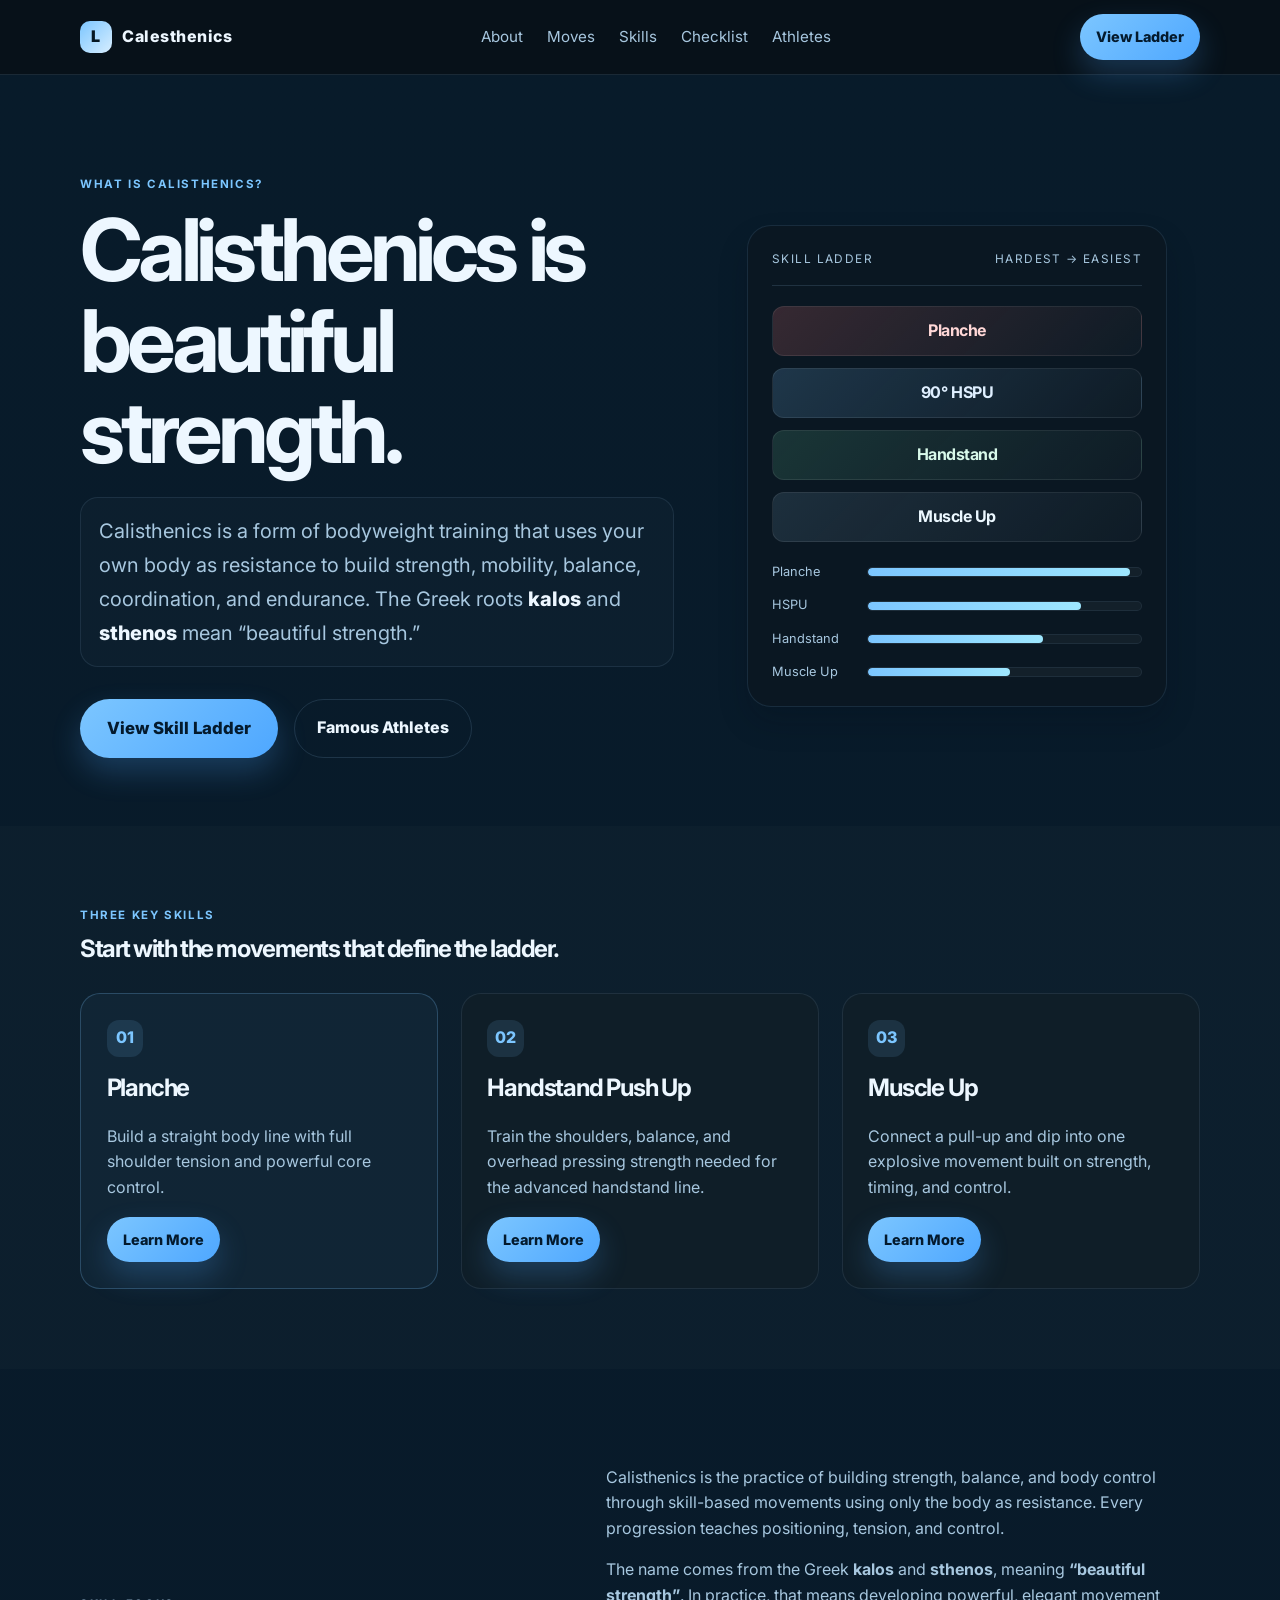
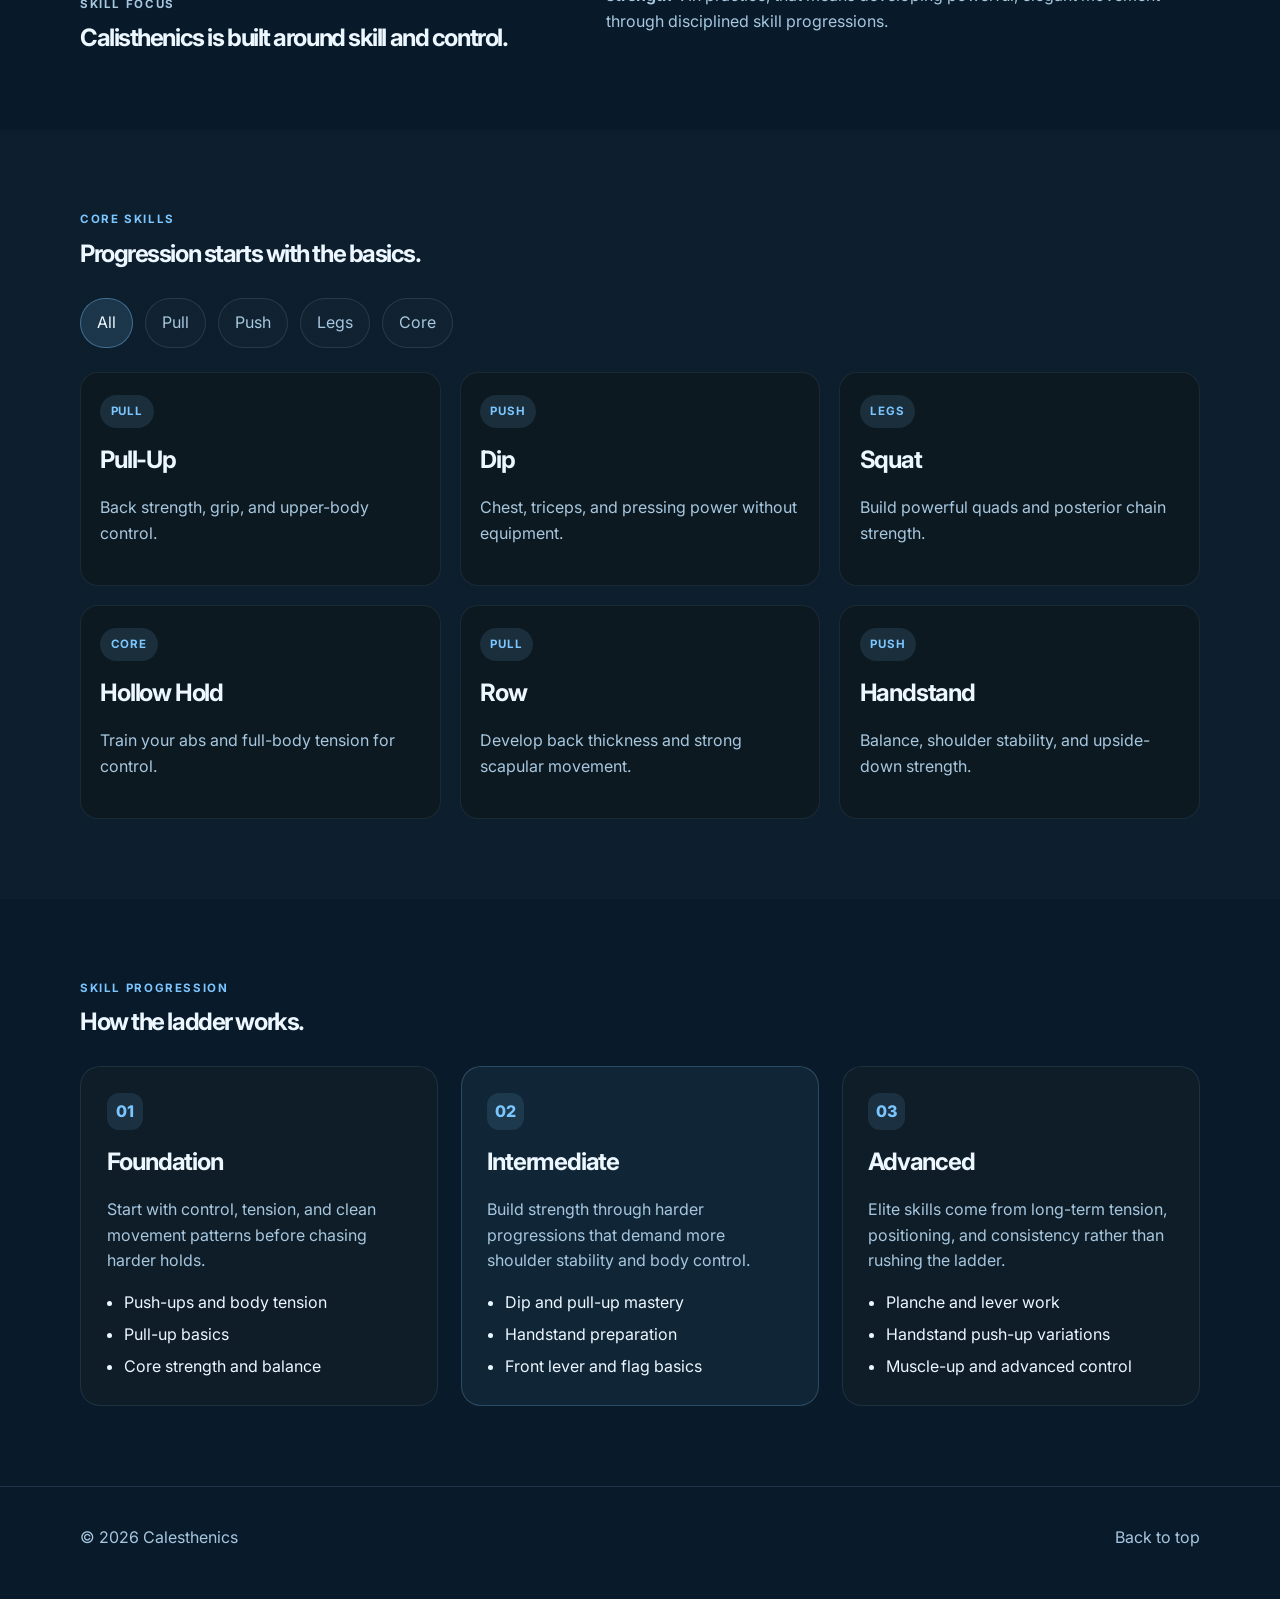
<file: index.html>
<!DOCTYPE html>
<html lang="en">
  <head>
    <meta charset="UTF-8" />
    <meta name="viewport" content="width=device-width, initial-scale=1.0" />
    <meta
      name="description"
      content="Calisthenics training for strength, mobility, and body control. Build your best body with bodyweight workouts from beginner to advanced."
    />
    <title>Calesthenics</title>
    <link rel="preconnect" href="https://fonts.googleapis.com" />
    <link rel="preconnect" href="https://fonts.gstatic.com" crossorigin />
    <link
      href="https://fonts.googleapis.com/css2?family=Inter:wght@400;500;600;700;800;900&display=swap"
      rel="stylesheet"
    />
    <link rel="stylesheet" href="styles.css" />
  </head>
  <body>
    <header class="site-header">
      <div class="container nav-wrap">
        <div class="brand">
          <span class="brand-mark">L</span>
          <span>Calesthenics</span>
        </div>
        <nav class="main-nav" aria-label="Main navigation">
          <a href="#about">About</a>
          <a href="#moves">Moves</a>
          <a href="skills.html">Skills</a>
          <a href="checklist.html">Checklist</a>
          <a href="athletes.html">Athletes</a>
        </nav>
        <a class="button button-small" href="skills.html">View Ladder</a>
      </div>
    </header>

    <main>
      <section class="hero">
        <div class="container hero-grid">
          <div class="hero-copy">
            <p class="eyebrow">What is calisthenics?
            <h1>Calisthenics is beautiful strength.</h1>
            <p class="lead">
              Calisthenics is a form of bodyweight training that uses your own body
              as resistance to build strength, mobility, balance, coordination, and
              endurance. The Greek roots <strong>kalos</strong> and
              <strong>sthenos</strong> mean “beautiful strength.”
            </p>
            <div class="cta-row">
              <a class="button button-large" href="skills.html">View Skill Ladder</a>
              <a class="button button-secondary" href="athletes.html">Famous Athletes</a>
            </div>
          </div>

          <div class="hero-visual" aria-label="Calisthenics skill ladder preview">
            <div class="visual-panel">
              <div class="visual-header">
                <span>Skill ladder</span>
                <span>Hardest → Easiest</span>
              </div>

              <div class="skill-stack">
                <a class="skill-pill hardest" href="planche.html">Planche</a>
                <a class="skill-pill hard" href="handstand-push-up.html">90° HSPU</a>
                <a class="skill-pill medium" href="handstand-push-up.html">Handstand</a>
                <a class="skill-pill easy" href="muscle-up.html">Muscle Up</a>
              </div>

              <div class="progress-list">
                <div class="progress-row">
                  <span>Planche</span>
                  <div class="progress-bar"><i style="width: 96%"></i></div>
                </div>
                <div class="progress-row">
                  <span>HSPU</span>
                  <div class="progress-bar"><i style="width: 78%"></i></div>
                </div>
                <div class="progress-row">
                  <span>Handstand</span>
                  <div class="progress-bar"><i style="width: 64%"></i></div>
                </div>
                <div class="progress-row">
                  <span>Muscle Up</span>
                  <div class="progress-bar"><i style="width: 52%"></i></div>
                </div>
              </div>
            </div>
          </div>
        </div>
      </section>

      <section class="section alt-section">
        <div class="container">
          <div class="section-header">
            <p class="eyebrow">Three key skills</p>
            <h2>Start with the movements that define the ladder.</h2>
          </div>

          <div class="card-grid three-up">
            <article class="info-card featured">
              <div class="icon">01</div>
              <h3>Planche</h3>
              <p>Build a straight body line with full shoulder tension and powerful core control.</p>
              <a class="button button-small" href="planche.html">Learn More</a>
            </article>

            <article class="info-card">
              <div class="icon">02</div>
              <h3>Handstand Push Up</h3>
              <p>Train the shoulders, balance, and overhead pressing strength needed for the advanced handstand line.</p>
              <a class="button button-small" href="handstand-push-up.html">Learn More</a>
            </article>

            <article class="info-card">
              <div class="icon">03</div>
              <h3>Muscle Up</h3>
              <p>Connect a pull-up and dip into one explosive movement built on strength, timing, and control.</p>
              <a class="button button-small" href="muscle-up.html">Learn More</a>
            </article>
          </div>
        </div>
      </section>

      <section id="about" class="section">
        <div class="container two-col">
          <div>
            <p class="eyebrow">Skill focus</p>
            <h2>Calisthenics is built around skill and control.</h2>
          </div>
          <div>
            <p>
              Calisthenics is the practice of building strength, balance, and body
              control through skill-based movements using only the body as resistance.
              Every progression teaches positioning, tension, and control.
            </p>
            <p>
              The name comes from the Greek <strong>kalos</strong> and
              <strong>sthenos</strong>, meaning <strong>“beautiful strength”</strong>.
              In practice, that means developing powerful, elegant movement through
              disciplined skill progressions.
            </p>
          </div>
        </div>
      </section>

      <section id="moves" class="section alt-section">
        <div class="container">
          <div class="section-header">
            <p class="eyebrow">Core skills</p>
            <h2>Progression starts with the basics.</h2>
          </div>

          <div class="exercise-grid">
            <button class="exercise active" type="button" data-filter="all">All</button>
            <button class="exercise" type="button" data-filter="pull">Pull</button>
            <button class="exercise" type="button" data-filter="push">Push</button>
            <button class="exercise" type="button" data-filter="legs">Legs</button>
            <button class="exercise" type="button" data-filter="core">Core</button>
          </div>

          <div class="movement-cards">
            <article class="movement-card" data-category="pull">
              <span class="tag">Pull</span>
              <h3>Pull-Up</h3>
              <p>Back strength, grip, and upper-body control.</p>
            </article>

            <article class="movement-card" data-category="push">
              <span class="tag">Push</span>
              <h3>Dip</h3>
              <p>Chest, triceps, and pressing power without equipment.</p>
            </article>

            <article class="movement-card" data-category="legs">
              <span class="tag">Legs</span>
              <h3>Squat</h3>
              <p>Build powerful quads and posterior chain strength.</p>
            </article>

            <article class="movement-card" data-category="core">
              <span class="tag">Core</span>
              <h3>Hollow Hold</h3>
              <p>Train your abs and full-body tension for control.</p>
            </article>

            <article class="movement-card" data-category="pull">
              <span class="tag">Pull</span>
              <h3>Row</h3>
              <p>Develop back thickness and strong scapular movement.</p>
            </article>

            <article class="movement-card" data-category="push">
              <span class="tag">Push</span>
              <h3>Handstand</h3>
              <p>Balance, shoulder stability, and upside-down strength.</p>
            </article>
          </div>
        </div>
      </section>

      <section class="section">
        <div class="container">
          <div class="section-header">
            <p class="eyebrow">Skill progression</p>
            <h2>How the ladder works.</h2>
          </div>

          <div class="card-grid three-up">
            <article class="info-card">
              <div class="icon">01</div>
              <h3>Foundation</h3>
              <p>Start with control, tension, and clean movement patterns before chasing harder holds.</p>
              <ul>
                <li>Push-ups and body tension</li>
                <li>Pull-up basics</li>
                <li>Core strength and balance</li>
              </ul>
            </article>

            <article class="info-card featured">
              <div class="icon">02</div>
              <h3>Intermediate</h3>
              <p>Build strength through harder progressions that demand more shoulder stability and body control.</p>
              <ul>
                <li>Dip and pull-up mastery</li>
                <li>Handstand preparation</li>
                <li>Front lever and flag basics</li>
              </ul>
            </article>

            <article class="info-card">
              <div class="icon">03</div>
              <h3>Advanced</h3>
              <p>Elite skills come from long-term tension, positioning, and consistency rather than rushing the ladder.</p>
              <ul>
                <li>Planche and lever work</li>
                <li>Handstand push-up variations</li>
                <li>Muscle-up and advanced control</li>
              </ul>
            </article>
          </div>
        </div>
      </section>
    </main>

    <footer class="site-footer">
      <div class="container footer-wrap">
        <p>© <span id="year"></span> Calesthenics</p>
        <a href="#about">Back to top</a>
      </div>
    </footer>

    <script src="script.js"></script>
  </body>
</html>
</file>
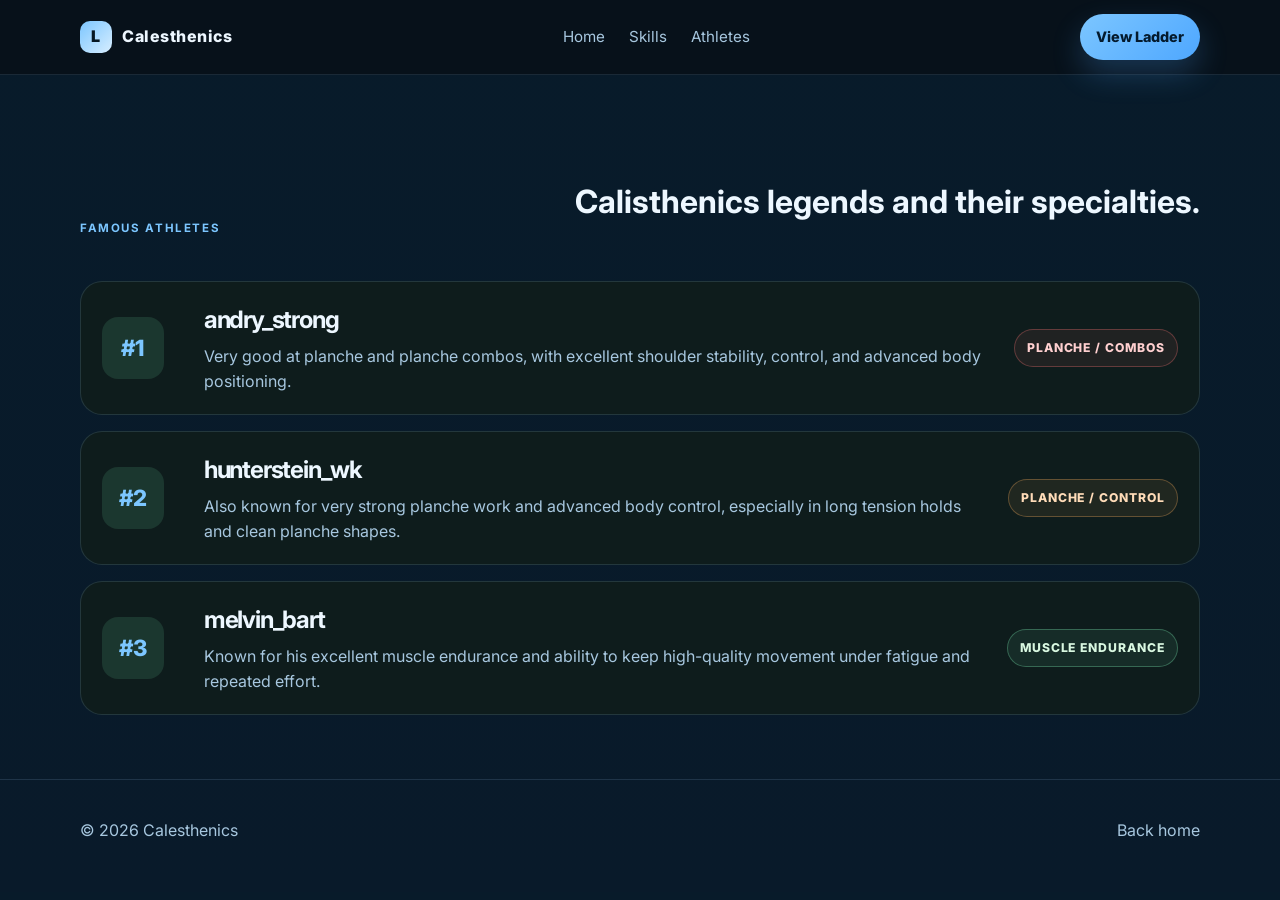
<file: athletes.html>
<!DOCTYPE html>
<html lang="en">
  <head>
    <meta charset="UTF-8" />
    <meta name="viewport" content="width=device-width, initial-scale=1.0" />
    <meta
      name="description"
      content="Famous calisthenics athletes, their specialties, and how they train."
    />
    <title>Famous Athletes | Calesthenics</title>
    <link rel="preconnect" href="https://fonts.googleapis.com" />
    <link rel="preconnect" href="https://fonts.gstatic.com" crossorigin />
    <link
      href="https://fonts.googleapis.com/css2?family=Inter:wght@400;500;600;700;800;900&display=swap"
      rel="stylesheet"
    />
    <link rel="stylesheet" href="styles.css" />
  </head>
  <body>
    <header class="site-header">
      <div class="container nav-wrap">
        <div class="brand">
          <span class="brand-mark">L</span>
          <span>Calesthenics</span>
        </div>
        <nav class="main-nav" aria-label="Main navigation">
          <a href="index.html">Home</a>
          <a href="skills.html">Skills</a>
          <a href="athletes.html">Athletes</a>
        </nav>
        <a class="button button-small" href="skills.html">View Ladder</a>
      </div>
    </header>

    <main class="skills-page">
      <div class="container">
        <div class="skills-header">
          <p class="eyebrow">Famous athletes</p>
          <h1>Calisthenics legends and their specialties.</h1>
        </div>

        <div class="skills-list">
          <a class="skill-rank-link" href="https://www.youtube.com/@andrystrong1" target="_blank" rel="noopener noreferrer">
            <article class="skill-rank">
              <div class="rank-number">#1</div>
              <div class="skill-info">
                <h3>andry_strong</h3>
                <p>Very good at planche and planche combos, with excellent shoulder stability, control, and advanced body positioning.</p>
              </div>
              <div class="skill-level hardest">Planche / Combos</div>
            </article>
          </a>

          <a class="skill-rank-link" href="https://www.youtube.com/@hunterstein_wk" target="_blank" rel="noopener noreferrer">
            <article class="skill-rank">
              <div class="rank-number">#2</div>
              <div class="skill-info">
                <h3>hunterstein_wk</h3>
                <p>Also known for very strong planche work and advanced body control, especially in long tension holds and clean planche shapes.</p>
              </div>
              <div class="skill-level very-hard">Planche / Control</div>
            </article>
          </a>

          <a class="skill-rank-link" href="https://www.youtube.com/@melvinbrat" target="_blank" rel="noopener noreferrer">
            <article class="skill-rank">
              <div class="rank-number">#3</div>
              <div class="skill-info">
                <h3>melvin_bart</h3>
                <p>Known for his excellent muscle endurance and ability to keep high-quality movement under fatigue and repeated effort.</p>
              </div>
              <div class="skill-level medium">Muscle Endurance</div>
            </article>
          </a>
        </div>
      </div>
    </main>

    <footer class="site-footer">
      <div class="container footer-wrap">
        <p>© <span id="year"></span> Calesthenics</p>
        <a href="index.html">Back home</a>
      </div>
    </footer>

    <script src="script.js"></script>
  </body>
</html>
</file>
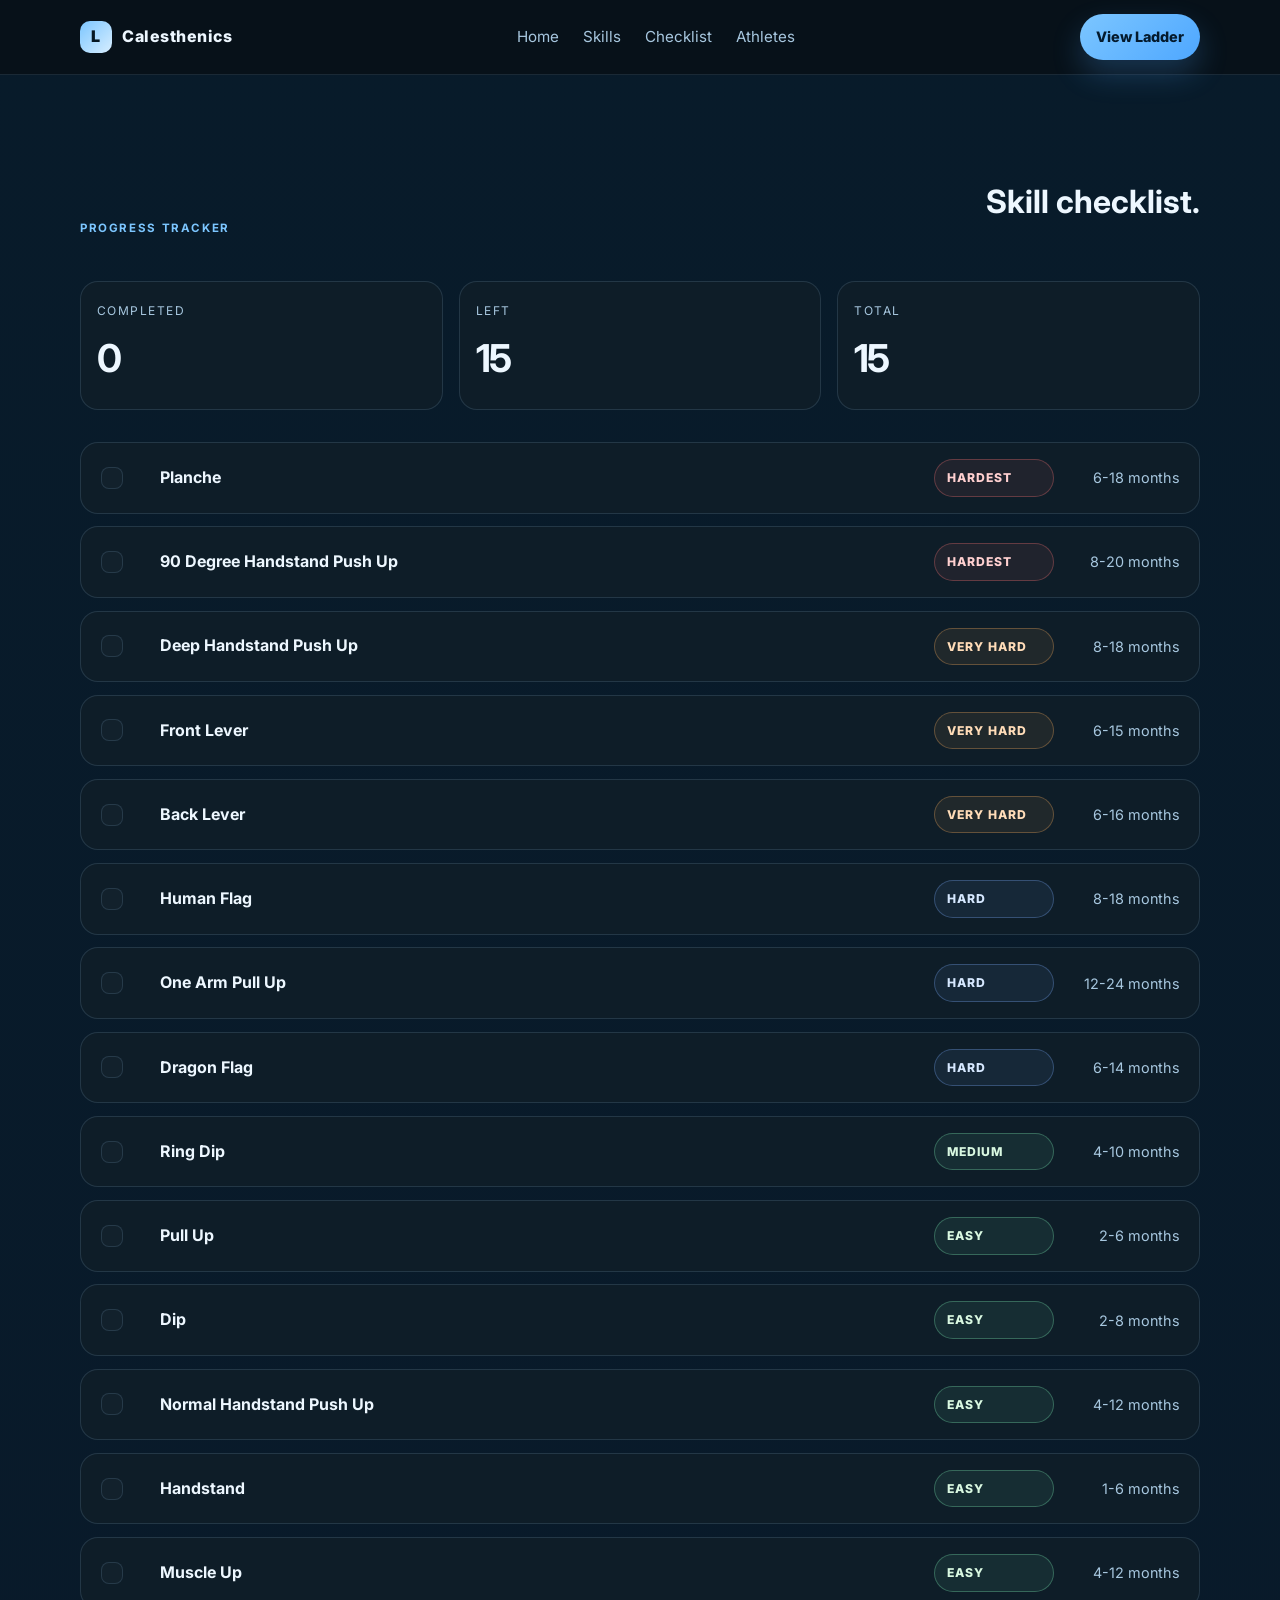
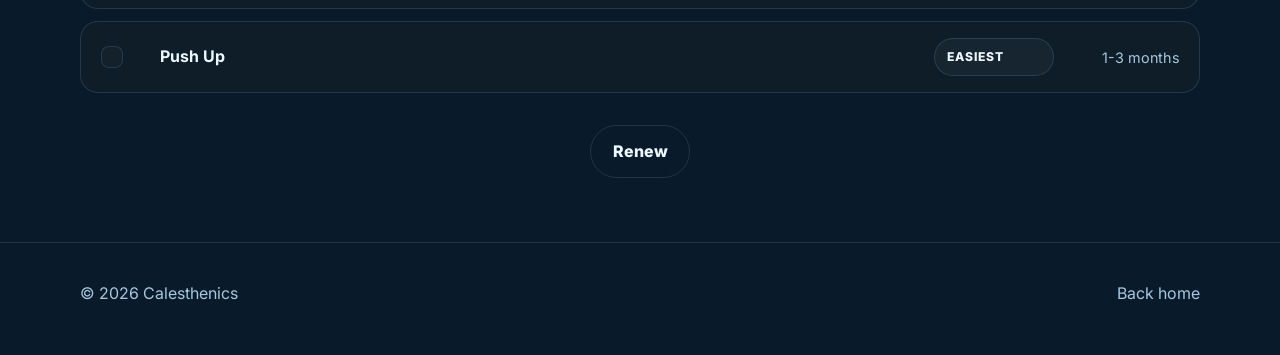
<file: checklist.html>
<!DOCTYPE html>
<html lang="en">
  <head>
    <meta charset="UTF-8" />
    <meta name="viewport" content="width=device-width, initial-scale=1.0" />
    <meta
      name="description"
      content="Calisthenics skill checklist with progress tracking, difficulty, time to achieve, and progression details."
    />
    <title>Skill Checklist | Calesthenics</title>
    <link rel="preconnect" href="https://fonts.googleapis.com" />
    <link rel="preconnect" href="https://fonts.gstatic.com" crossorigin />
    <link
      href="https://fonts.googleapis.com/css2?family=Inter:wght@400;500;600;700;800;900&display=swap"
      rel="stylesheet"
    />
    <link rel="stylesheet" href="styles.css" />
  </head>
  <body>
    <header class="site-header">
      <div class="container nav-wrap">
        <div class="brand">
          <span class="brand-mark">L</span>
          <span>Calesthenics</span>
        </div>
        <nav class="main-nav" aria-label="Main navigation">
          <a href="index.html">Home</a>
          <a href="skills.html">Skills</a>
          <a href="checklist.html">Checklist</a>
          <a href="athletes.html">Athletes</a>
        </nav>
        <a class="button button-small" href="skills.html">View Ladder</a>
      </div>
    </header>

    <main class="skills-page">
      <div class="container">
        <div class="skills-header">
          <p class="eyebrow">Progress tracker</p>
          <h1>Skill checklist.</h1>
        </div>

        <div class="checklist-summary">
          <div class="summary-box">
            <span>Completed</span>
            <strong id="completed-count">0</strong>
          </div>
          <div class="summary-box">
            <span>Left</span>
            <strong id="remaining-count">0</strong>
          </div>
          <div class="summary-box">
            <span>Total</span>
            <strong id="total-count">0</strong>
          </div>
        </div>

        <div id="checklist-list" class="checklist-list"></div>

        <div class="page-back">
          <button id="reset-checklist" class="button button-secondary" type="button">Renew</button>
        </div>
      </div>
    </main>

    <footer class="site-footer">
      <div class="container footer-wrap">
        <p>© <span id="year"></span> Calesthenics</p>
        <a href="index.html">Back home</a>
      </div>
    </footer>

    <script src="script.js"></script>
    <script>
      const checklistSkills = [
        { id: 'planche', name: 'Planche', difficulty: 'Hardest', time: '6-18 months', href: 'skill-detail.html?skill=planche' },
        { id: '90-degree-handstand-push-up', name: '90 Degree Handstand Push Up', difficulty: 'Hardest', time: '8-20 months', href: 'skill-detail.html?skill=90-degree-handstand-push-up' },
        { id: 'deep-handstand-push-up', name: 'Deep Handstand Push Up', difficulty: 'Very Hard', time: '8-18 months', href: 'skill-detail.html?skill=deep-handstand-push-up' },
        { id: 'front-lever', name: 'Front Lever', difficulty: 'Very Hard', time: '6-15 months', href: 'skill-detail.html?skill=front-lever' },
        { id: 'back-lever', name: 'Back Lever', difficulty: 'Very Hard', time: '6-16 months', href: 'skill-detail.html?skill=back-lever' },
        { id: 'human-flag', name: 'Human Flag', difficulty: 'Hard', time: '8-18 months', href: 'skill-detail.html?skill=human-flag' },
        { id: 'one-arm-pull-up', name: 'One Arm Pull Up', difficulty: 'Hard', time: '12-24 months', href: 'skill-detail.html?skill=one-arm-pull-up' },
        { id: 'dragon-flag', name: 'Dragon Flag', difficulty: 'Hard', time: '6-14 months', href: 'skill-detail.html?skill=dragon-flag' },
        { id: 'ring-dip', name: 'Ring Dip', difficulty: 'Medium', time: '4-10 months', href: 'skill-detail.html?skill=ring-dip' },
        { id: 'pull-up', name: 'Pull Up', difficulty: 'Easy', time: '2-6 months', href: 'skill-detail.html?skill=pull-up' },
        { id: 'dip', name: 'Dip', difficulty: 'Easy', time: '2-8 months', href: 'skill-detail.html?skill=dip' },
        { id: 'normal-handstand-push-up', name: 'Normal Handstand Push Up', difficulty: 'Easy', time: '4-12 months', href: 'skill-detail.html?skill=normal-handstand-push-up' },
        { id: 'handstand', name: 'Handstand', difficulty: 'Easy', time: '1-6 months', href: 'skill-detail.html?skill=handstand' },
        { id: 'muscle-up', name: 'Muscle Up', difficulty: 'Easy', time: '4-12 months', href: 'skill-detail.html?skill=muscle-up' },
        { id: 'push-up', name: 'Push Up', difficulty: 'Easiest', time: '1-3 months', href: 'skill-detail.html?skill=push-up' }
      ];

      const checklistKey = 'Calesthenics-checklist';
      const listContainer = document.getElementById('checklist-list');
      const completedCountEl = document.getElementById('completed-count');
      const remainingCountEl = document.getElementById('remaining-count');
      const totalCountEl = document.getElementById('total-count');
      const resetButton = document.getElementById('reset-checklist');

      const loadChecklist = () => {
        const saved = JSON.parse(localStorage.getItem(checklistKey) || '{}');
        return checklistSkills.reduce((acc, skill) => {
          acc[skill.id] = !!saved[skill.id];
          return acc;
        }, {});
      };

      const saveChecklist = (state) => {
        localStorage.setItem(checklistKey, JSON.stringify(state));
      };

      const renderChecklist = () => {
        const state = loadChecklist();
        const completed = checklistSkills.filter((skill) => state[skill.id]).length;
        const remaining = checklistSkills.length - completed;

        completedCountEl.textContent = completed;
        remainingCountEl.textContent = remaining;
        totalCountEl.textContent = checklistSkills.length;

        listContainer.innerHTML = checklistSkills.map((skill) => {
          const checked = state[skill.id] ? 'checked' : '';
          return `
            <div class="checklist-row ${checked ? 'done' : ''}">
              <label class="checklist-item">
                <input type="checkbox" data-skill-id="${skill.id}" ${checked} />
                <span class="checkmark"></span>
              </label>
              <a class="checklist-name" href="${skill.href}">${skill.name}</a>
              <span class="skill-level ${skill.difficulty.toLowerCase().replace(/\s+/g, '-') === 'very-hard' ? 'very-hard' : skill.difficulty.toLowerCase().replace(/\s+/g, '-') === 'hardest' ? 'hardest' : skill.difficulty.toLowerCase().replace(/\s+/g, '-') === 'hard' ? 'hard' : skill.difficulty.toLowerCase().replace(/\s+/g, '-') === 'medium' ? 'medium' : skill.difficulty.toLowerCase().replace(/\s+/g, '-') === 'easy' ? 'easy' : 'easiest'}">${skill.difficulty}</span>
              <span class="checklist-time">${skill.time}</span>
            </div>
          `;
        }).join('');

        document.querySelectorAll('[data-skill-id]').forEach((checkbox) => {
          checkbox.addEventListener('change', (event) => {
            const nextState = loadChecklist();
            nextState[event.target.dataset.skillId] = event.target.checked;
            saveChecklist(nextState);
            renderChecklist();
          });
        });
      };

      resetButton.addEventListener('click', () => {
        localStorage.removeItem(checklistKey);
        renderChecklist();
      });

      renderChecklist();
    </script>
  </body>
</html>
</file>
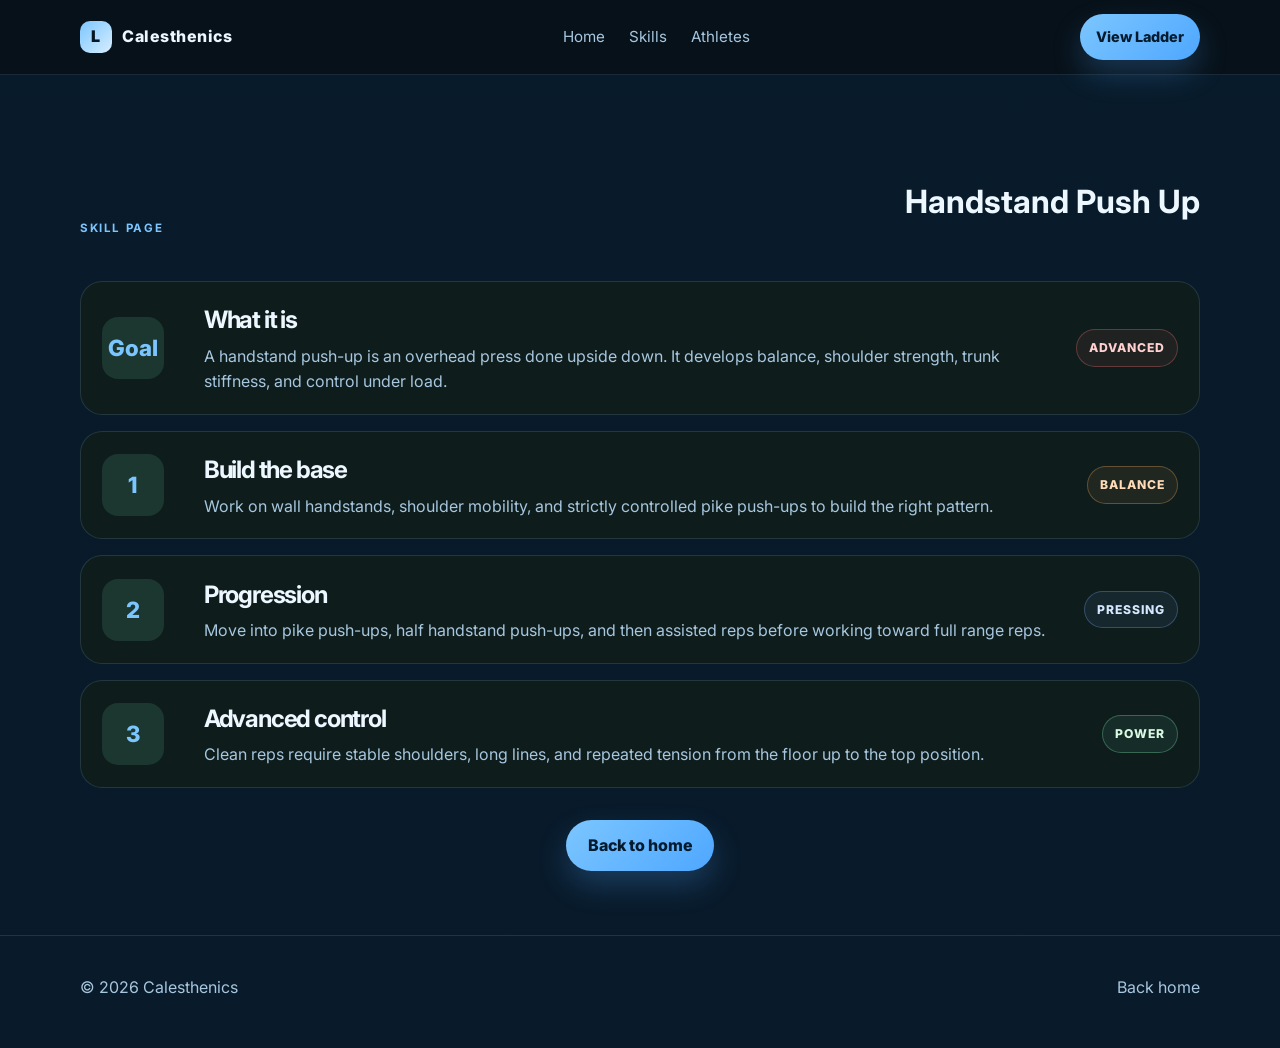
<file: handstand-push-up.html>
<!DOCTYPE html>
<html lang="en">
  <head>
    <meta charset="UTF-8" />
    <meta name="viewport" content="width=device-width, initial-scale=1.0" />
    <title>Handstand Push Up | Calesthenics</title>
    <link rel="preconnect" href="https://fonts.googleapis.com" />
    <link rel="preconnect" href="https://fonts.gstatic.com" crossorigin />
    <link href="https://fonts.googleapis.com/css2?family=Inter:wght@400;500;600;700;800;900&display=swap" rel="stylesheet" />
    <link rel="stylesheet" href="styles.css" />
  </head>
  <body>
    <header class="site-header">
      <div class="container nav-wrap">
        <div class="brand">
          <span class="brand-mark">L</span>
          <span>Calesthenics</span>
        </div>
        <nav class="main-nav" aria-label="Main navigation">
          <a href="index.html">Home</a>
          <a href="skills.html">Skills</a>
          <a href="athletes.html">Athletes</a>
        </nav>
        <a class="button button-small" href="skills.html">View Ladder</a>
      </div>
    </header>

    <main class="skills-page">
      <div class="container">
        <div class="skills-header">
          <p class="eyebrow">Skill page</p>
          <h1>Handstand Push Up</h1>
        </div>

        <div class="skills-list">
          <article class="skill-rank">
            <div class="rank-number">Goal</div>
            <div class="skill-info">
              <h3>What it is</h3>
              <p>A handstand push-up is an overhead press done upside down. It develops balance, shoulder strength, trunk stiffness, and control under load.</p>
            </div>
            <div class="skill-level hardest">Advanced</div>
          </article>

          <article class="skill-rank">
            <div class="rank-number">1</div>
            <div class="skill-info">
              <h3>Build the base</h3>
              <p>Work on wall handstands, shoulder mobility, and strictly controlled pike push-ups to build the right pattern.</p>
            </div>
            <div class="skill-level very-hard">Balance</div>
          </article>

          <article class="skill-rank">
            <div class="rank-number">2</div>
            <div class="skill-info">
              <h3>Progression</h3>
              <p>Move into pike push-ups, half handstand push-ups, and then assisted reps before working toward full range reps.</p>
            </div>
            <div class="skill-level hard">Pressing</div>
          </article>

          <article class="skill-rank">
            <div class="rank-number">3</div>
            <div class="skill-info">
              <h3>Advanced control</h3>
              <p>Clean reps require stable shoulders, long lines, and repeated tension from the floor up to the top position.</p>
            </div>
            <div class="skill-level medium">Power</div>
          </article>
        </div>

        <div class="page-back">
          <a class="button" href="index.html">Back to home</a>
        </div>
      </div>
    </main>

    <footer class="site-footer">
      <div class="container footer-wrap">
        <p>© <span id="year"></span> Calesthenics</p>
        <a href="index.html">Back home</a>
      </div>
    </footer>

    <script src="script.js"></script>
  </body>
</html>
</file>
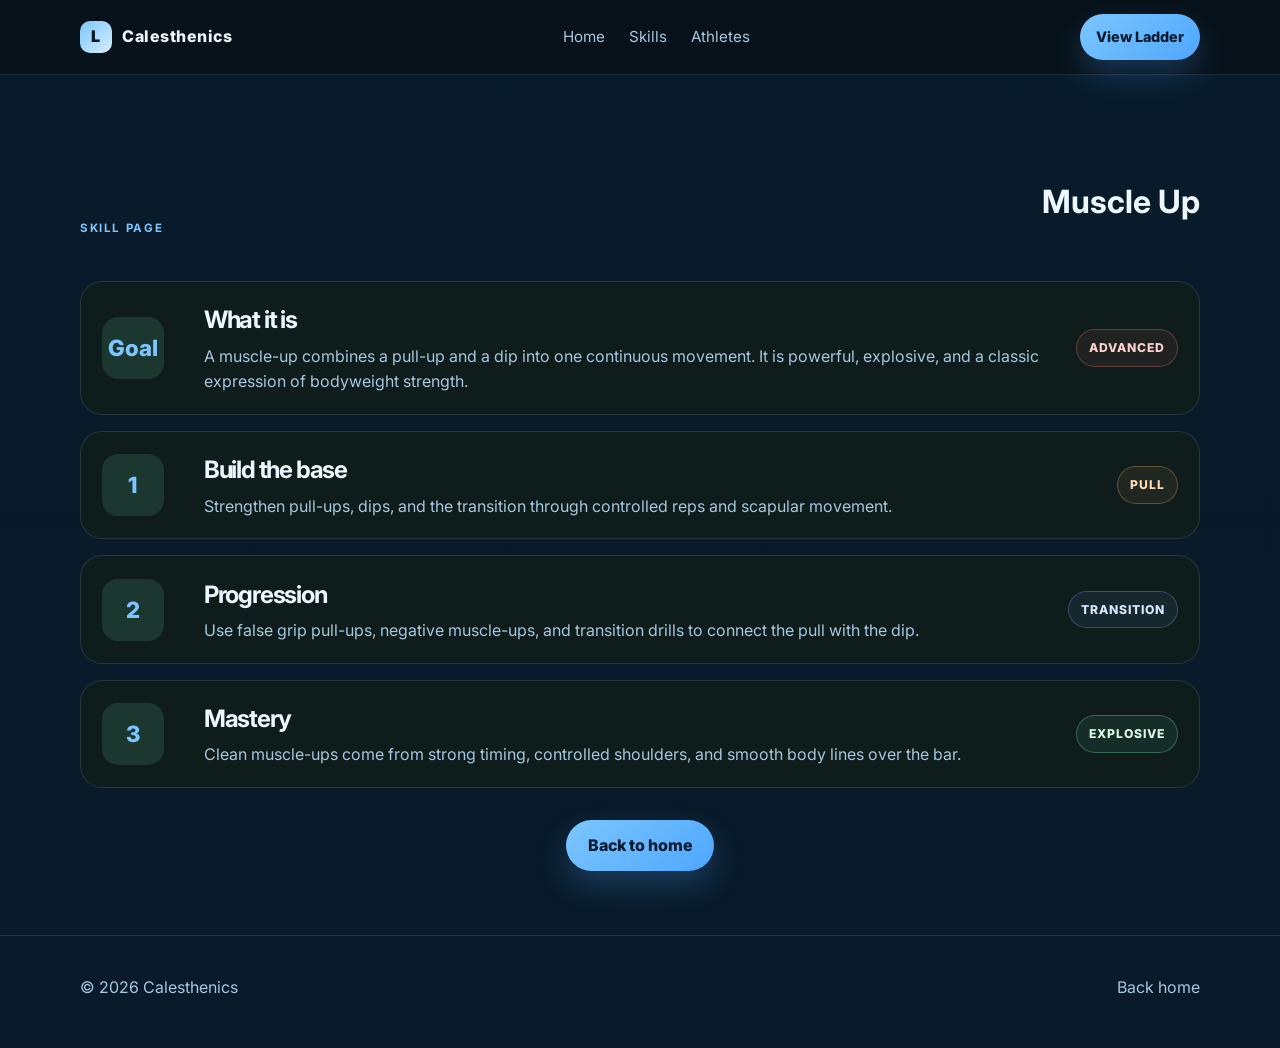
<file: muscle-up.html>
<!DOCTYPE html>
<html lang="en">
  <head>
    <meta charset="UTF-8" />
    <meta name="viewport" content="width=device-width, initial-scale=1.0" />
    <title>Muscle Up | Calesthenics</title>
    <link rel="preconnect" href="https://fonts.googleapis.com" />
    <link rel="preconnect" href="https://fonts.gstatic.com" crossorigin />
    <link href="https://fonts.googleapis.com/css2?family=Inter:wght@400;500;600;700;800;900&display=swap" rel="stylesheet" />
    <link rel="stylesheet" href="styles.css" />
  </head>
  <body>
    <header class="site-header">
      <div class="container nav-wrap">
        <div class="brand">
          <span class="brand-mark">L</span>
          <span>Calesthenics</span>
        </div>
        <nav class="main-nav" aria-label="Main navigation">
          <a href="index.html">Home</a>
          <a href="skills.html">Skills</a>
          <a href="athletes.html">Athletes</a>
        </nav>
        <a class="button button-small" href="skills.html">View Ladder</a>
      </div>
    </header>

    <main class="skills-page">
      <div class="container">
        <div class="skills-header">
          <p class="eyebrow">Skill page</p>
          <h1>Muscle Up</h1>
        </div>

        <div class="skills-list">
          <article class="skill-rank">
            <div class="rank-number">Goal</div>
            <div class="skill-info">
              <h3>What it is</h3>
              <p>A muscle-up combines a pull-up and a dip into one continuous movement. It is powerful, explosive, and a classic expression of bodyweight strength.</p>
            </div>
            <div class="skill-level hardest">Advanced</div>
          </article>

          <article class="skill-rank">
            <div class="rank-number">1</div>
            <div class="skill-info">
              <h3>Build the base</h3>
              <p>Strengthen pull-ups, dips, and the transition through controlled reps and scapular movement.</p>
            </div>
            <div class="skill-level very-hard">Pull</div>
          </article>

          <article class="skill-rank">
            <div class="rank-number">2</div>
            <div class="skill-info">
              <h3>Progression</h3>
              <p>Use false grip pull-ups, negative muscle-ups, and transition drills to connect the pull with the dip.</p>
            </div>
            <div class="skill-level hard">Transition</div>
          </article>

          <article class="skill-rank">
            <div class="rank-number">3</div>
            <div class="skill-info">
              <h3>Mastery</h3>
              <p>Clean muscle-ups come from strong timing, controlled shoulders, and smooth body lines over the bar.</p>
            </div>
            <div class="skill-level medium">Explosive</div>
          </article>
        </div>

        <div class="page-back">
          <a class="button" href="index.html">Back to home</a>
        </div>
      </div>
    </main>

    <footer class="site-footer">
      <div class="container footer-wrap">
        <p>© <span id="year"></span> Calesthenics</p>
        <a href="index.html">Back home</a>
      </div>
    </footer>

    <script src="script.js"></script>
  </body>
</html>
</file>
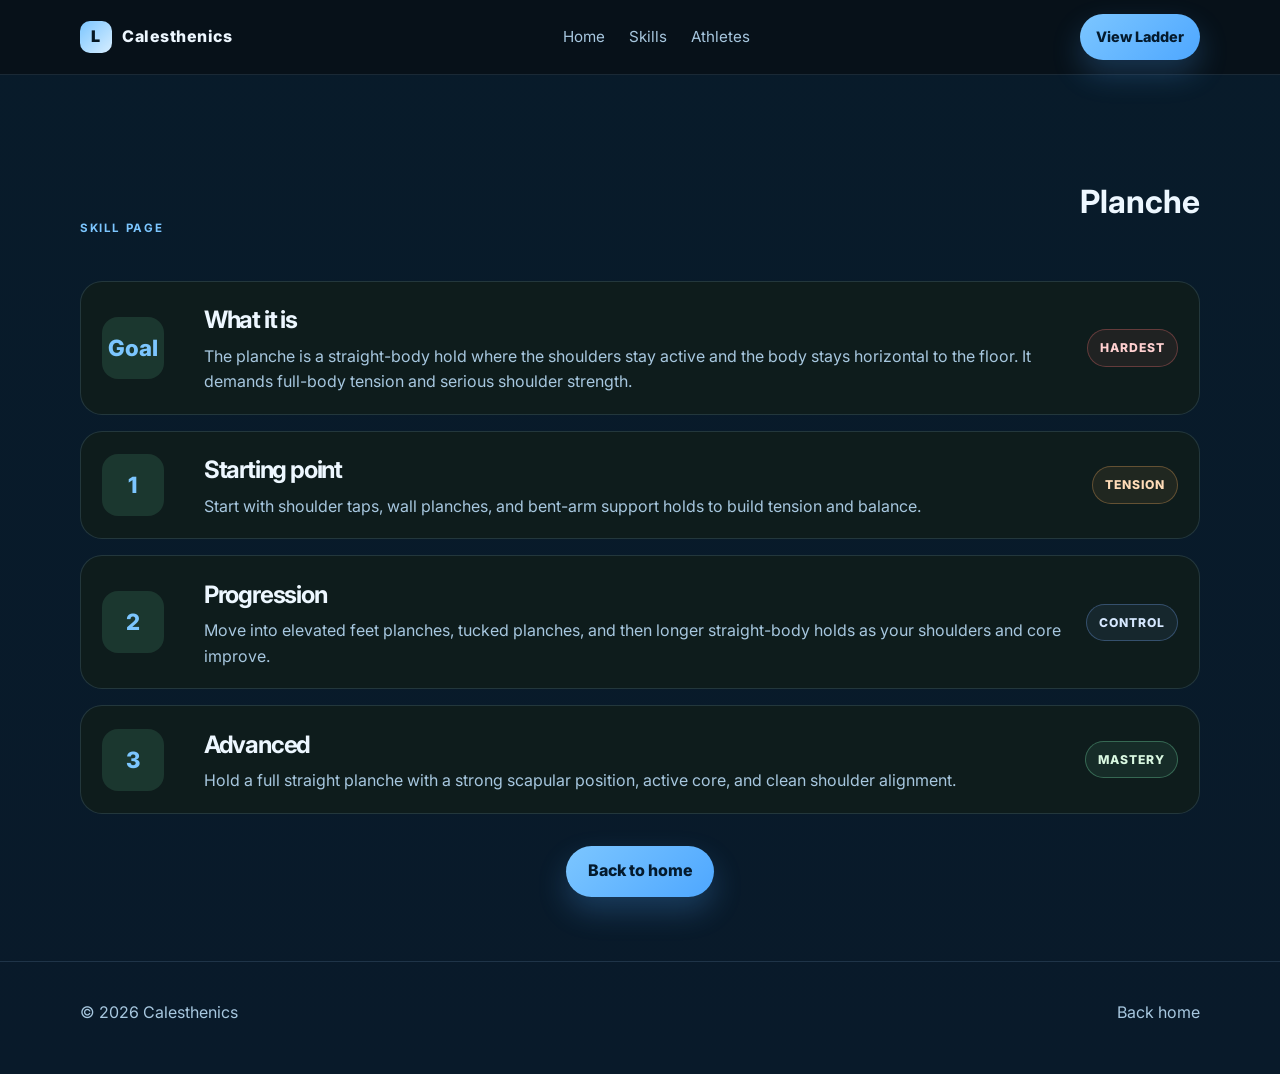
<file: planche.html>
<!DOCTYPE html>
<html lang="en">
  <head>
    <meta charset="UTF-8" />
    <meta name="viewport" content="width=device-width, initial-scale=1.0" />
    <title>Planche | Calesthenics</title>
    <link rel="preconnect" href="https://fonts.googleapis.com" />
    <link rel="preconnect" href="https://fonts.gstatic.com" crossorigin />
    <link href="https://fonts.googleapis.com/css2?family=Inter:wght@400;500;600;700;800;900&display=swap" rel="stylesheet" />
    <link rel="stylesheet" href="styles.css" />
  </head>
  <body>
    <header class="site-header">
      <div class="container nav-wrap">
        <div class="brand">
          <span class="brand-mark">L</span>
          <span>Calesthenics</span>
        </div>
        <nav class="main-nav" aria-label="Main navigation">
          <a href="index.html">Home</a>
          <a href="skills.html">Skills</a>
          <a href="athletes.html">Athletes</a>
        </nav>
        <a class="button button-small" href="skills.html">View Ladder</a>
      </div>
    </header>

    <main class="skills-page">
      <div class="container">
        <div class="skills-header">
          <p class="eyebrow">Skill page</p>
          <h1>Planche</h1>
        </div>

        <div class="skills-list">
          <article class="skill-rank">
            <div class="rank-number">Goal</div>
            <div class="skill-info">
              <h3>What it is</h3>
              <p>The planche is a straight-body hold where the shoulders stay active and the body stays horizontal to the floor. It demands full-body tension and serious shoulder strength.</p>
            </div>
            <div class="skill-level hardest">Hardest</div>
          </article>

          <article class="skill-rank">
            <div class="rank-number">1</div>
            <div class="skill-info">
              <h3>Starting point</h3>
              <p>Start with shoulder taps, wall planches, and bent-arm support holds to build tension and balance.</p>
            </div>
            <div class="skill-level very-hard">Tension</div>
          </article>

          <article class="skill-rank">
            <div class="rank-number">2</div>
            <div class="skill-info">
              <h3>Progression</h3>
              <p>Move into elevated feet planches, tucked planches, and then longer straight-body holds as your shoulders and core improve.</p>
            </div>
            <div class="skill-level hard">Control</div>
          </article>

          <article class="skill-rank">
            <div class="rank-number">3</div>
            <div class="skill-info">
              <h3>Advanced</h3>
              <p>Hold a full straight planche with a strong scapular position, active core, and clean shoulder alignment.</p>
            </div>
            <div class="skill-level medium">Mastery</div>
          </article>
        </div>

        <div class="page-back">
          <a class="button" href="index.html">Back to home</a>
        </div>
      </div>
    </main>

    <footer class="site-footer">
      <div class="container footer-wrap">
        <p>© <span id="year"></span> Calesthenics</p>
        <a href="index.html">Back home</a>
      </div>
    </footer>

    <script src="script.js"></script>
  </body>
</html>
</file>
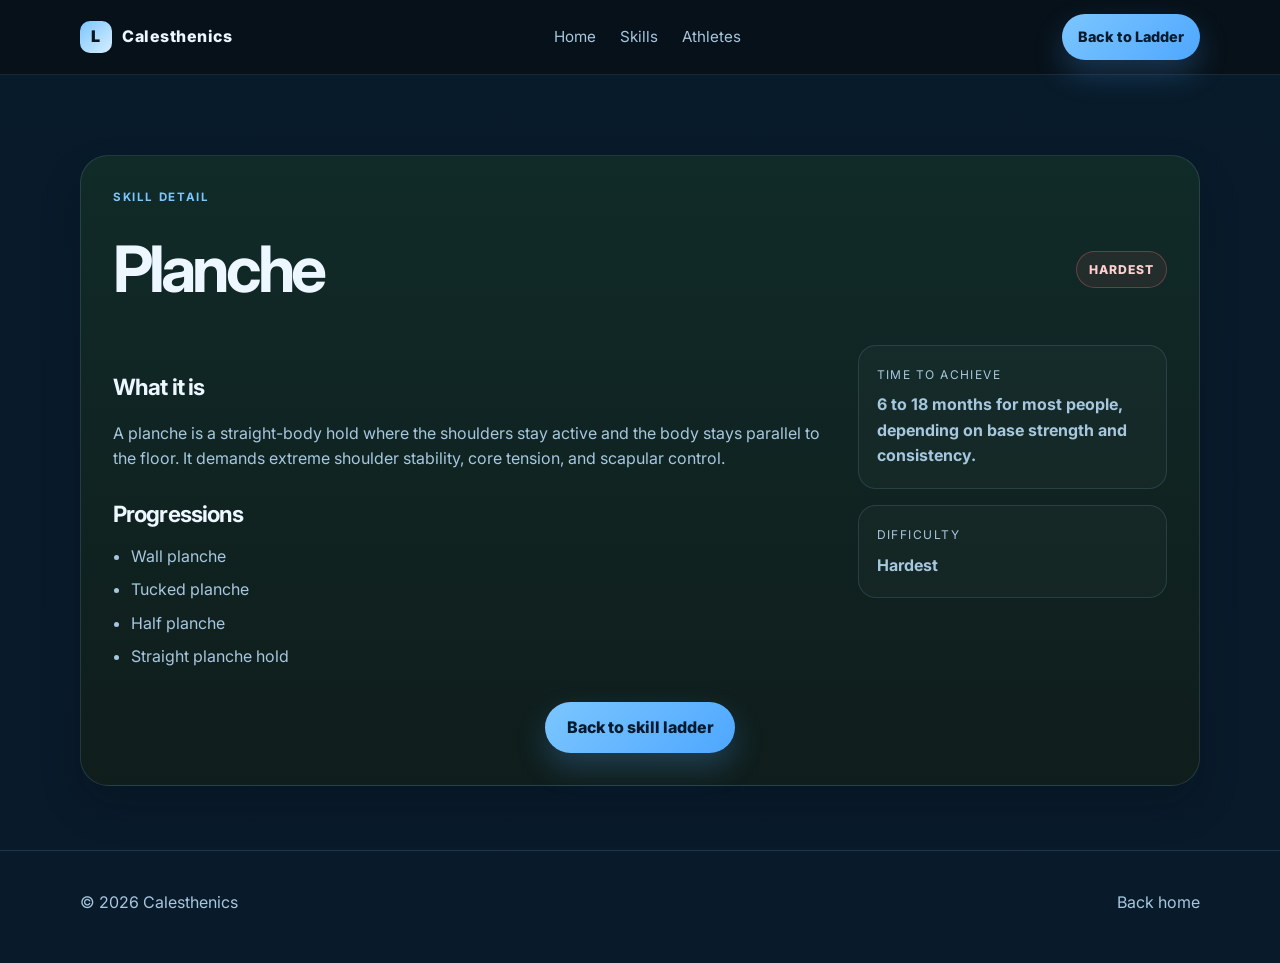
<file: skill-detail.html>
<!DOCTYPE html>
<html lang="en">
  <head>
    <meta charset="UTF-8" />
    <meta name="viewport" content="width=device-width, initial-scale=1.0" />
    <title>Skill Details | Calesthenics</title>
    <link rel="preconnect" href="https://fonts.googleapis.com" />
    <link rel="preconnect" href="https://fonts.gstatic.com" crossorigin />
    <link href="https://fonts.googleapis.com/css2?family=Inter:wght@400;500;600;700;800;900&display=swap" rel="stylesheet" />
    <link rel="stylesheet" href="styles.css" />
  </head>
  <body>
    <header class="site-header">
      <div class="container nav-wrap">
        <div class="brand">
          <span class="brand-mark">L</span>
          <span>Calesthenics</span>
        </div>
        <nav class="main-nav" aria-label="Main navigation">
          <a href="index.html">Home</a>
          <a href="skills.html">Skills</a>
          <a href="athletes.html">Athletes</a>
        </nav>
        <a class="button button-small" href="skills.html">Back to Ladder</a>
      </div>
    </header>

    <main class="skills-page">
      <div class="container">
        <div id="skill-detail-content" class="skill-detail-shell"></div>
      </div>
    </main>

    <footer class="site-footer">
      <div class="container footer-wrap">
        <p>© <span id="year"></span> Calesthenics</p>
        <a href="index.html">Back home</a>
      </div>
    </footer>

    <script src="script.js"></script>
    <script>
      const skillData = {
        planche: {
          name: 'Planche',
          difficulty: 'Hardest',
          badge: 'hardest',
          description: 'A planche is a straight-body hold where the shoulders stay active and the body stays parallel to the floor. It demands extreme shoulder stability, core tension, and scapular control.',
          progressions: ['Wall planche', 'Tucked planche', 'Half planche', 'Straight planche hold'],
          time: '6 to 18 months for most people, depending on base strength and consistency.'
        },
        '90-degree-handstand-push-up': {
          name: '90 Degree Handstand Push Up',
          difficulty: 'Hardest',
          badge: 'hardest',
          description: 'A 90-degree handstand push-up is a deeply angled overhead press done in a handstand position. It requires shoulder mobility, balance, and serious pressing strength.',
          progressions: ['Wall handstand', 'Pike push-up', 'Half handstand push-up', '90° handstand push-up hold'],
          time: '8 to 20 months with focused shoulder and balance work.'
        },
        'deep-handstand-push-up': {
          name: 'Deep Handstand Push Up',
          difficulty: 'Very Hard',
          badge: 'very-hard',
          description: 'A deep handstand push-up uses a full range of motion and heavy shoulder tension. It is one of the most demanding pressing skills in bodyweight training.',
          progressions: ['Wall headstand balance', 'Pike push-up', 'Elevated pike press', 'Deep handstand push-up reps'],
          time: '8 to 18 months depending on flexibility and pressing strength.'
        },
        'front-lever': {
          name: 'Front Lever',
          difficulty: 'Very Hard',
          badge: 'very-hard',
          description: 'The front lever is a hanging body line where the torso stays horizontal and the upper body supports the entire position. It builds back strength and body tension.',
          progressions: ['Tuck front lever', 'Advanced tuck', 'Straddle front lever', 'Full front lever'],
          time: '6 to 15 months with regular back and core training.'
        },
        'back-lever': {
          name: 'Back Lever',
          difficulty: 'Very Hard',
          badge: 'very-hard',
          description: 'The back lever is a posterior-chain hold with the body parallel to the floor. It demands an active back, glutes, and strong control over shoulder position.',
          progressions: ['Tuck back lever', 'Straddle back lever', 'Half back lever', 'Full back lever'],
          time: '6 to 16 months depending on back strength and scapular control.'
        },
        'human-flag': {
          name: 'Human Flag',
          difficulty: 'Hard',
          badge: 'hard',
          description: 'A human flag is a lateral hold where the body stays vertical and parallel to the bar. It trains grip, obliques, and full-body tension.',
          progressions: ['Vertical tuck flag', 'Incline flag', 'Straddle flag', 'Full human flag'],
          time: '8 to 18 months for most lifters.'
        },
        'one-arm-pull-up': {
          name: 'One Arm Pull Up',
          difficulty: 'Hard',
          badge: 'hard',
          description: 'This is a single-arm pull-up done with one arm taking the full load. It requires immense grip, pulling strength, and core stability.',
          progressions: ['Assisted one-arm pull-up', 'Towel rows', 'One-arm chin-up', 'One-arm pull-up'],
          time: '12 to 24 months depending on pulling base.'
        },
        'dragon-flag': {
          name: 'Dragon Flag',
          difficulty: 'Hard',
          badge: 'hard',
          description: 'The dragon flag is a brutal core hold where the body stays fully straight while the hips are lifted from a hanging position. It develops deep core control and strength.',
          progressions: ['Small dragon flag hold', 'Bent knee dragon flag', 'Straddle dragon flag', 'Full dragon flag'],
          time: '6 to 14 months with focused abdominal work.'
        },
        'ring-dip': {
          name: 'Ring Dip',
          difficulty: 'Medium',
          badge: 'medium',
          description: 'A ring dip is a press with greater instability and range than a standard dip. It builds upper-body strength while strengthening stabilizers.',
          progressions: ['Bench dip', 'Regular dip', 'Ring support hold', 'Ring dip'],
          time: '4 to 10 months with consistent pressing work.'
        },
        'pull-up': {
          name: 'Pull Up',
          difficulty: 'Easy',
          badge: 'easy',
          description: 'The pull-up is the basic vertical pulling movement. It trains the lats, biceps, upper back, and forearms while building a foundational pulling base.',
          progressions: ['Band-assisted pull-up', 'Negatives', 'Straight pull-up', 'Weighted or strict pull-up'],
          time: '2 to 6 months for most beginners.'
        },
        dip: {
          name: 'Dip',
          difficulty: 'Easy',
          badge: 'easy',
          description: 'A dip is a pressing movement that targets the chest, triceps, and shoulders while teaching overhead control and body tension.',
          progressions: ['Bench dip', 'Box dip', 'Parallel bar dip', 'Weighted dip'],
          time: '2 to 8 months depending on pressing base.'
        },
        'normal-handstand-push-up': {
          name: 'Normal Handstand Push Up',
          difficulty: 'Easy',
          badge: 'easy',
          description: 'The normal handstand push-up is a bodyweight pressing skill done in a handstand line. It combines overhead strength with balance and shoulder control.',
          progressions: ['Wall handstand', 'Pike push-up', 'Half handstand push-up', 'Full handstand push-up'],
          time: '4 to 12 months with regular practice.'
        },
        handstand: {
          name: 'Handstand',
          difficulty: 'Easy',
          badge: 'easy',
          description: 'A handstand is the ability to balance upside down with the body straight and the shoulders active. It builds shoulder stability, balance, and body awareness.',
          progressions: ['Wall support', 'Wall holds', 'Freestanding handstand practice', 'Longer freestanding holds'],
          time: '1 to 6 months for beginners.'
        },
        'muscle-up': {
          name: 'Muscle Up',
          difficulty: 'Easy',
          badge: 'easy',
          description: 'The muscle-up combines a pull-up and dip into one continuous movement. It requires power, shoulder control, and strong timing between the pull and the dip.',
          progressions: ['Pull-up mechanics', 'Dip strength', 'False grip work', 'Negative muscle-up', 'Full muscle-up'],
          time: '4 to 12 months depending on base strength.'
        },
        'planche-push-up': {
          name: 'Planche Push-Up',
          difficulty: 'Hardest',
          badge: 'hardest',
          description: 'A planche push-up combines a full planche hold with a controlled pressing movement. It demands exceptional shoulder strength, wrist preparation, and full-body tension.',
          progressions: ['Pseudo planche push-up', 'Tuck planche hold', 'Planche lean push-up', 'Tuck planche push-up', 'Full planche push-up'],
          time: 'Often several years of progressive planche and pressing training.'
        },
        'planche-to-handstand': {
          name: 'Planche to Handstand',
          difficulty: 'Hardest',
          badge: 'hardest',
          description: 'This strength transition presses from a horizontal planche into a vertical handstand without relying on a kip.',
          progressions: ['Wall handstand', 'Tuck planche', 'L-sit press to handstand', 'Straddle planche press drills', 'Planche to handstand'],
          time: 'Usually several years of dedicated straight-arm strength and balance practice.'
        },
        'handstand-to-planche': {
          name: 'Handstand to Planche',
          difficulty: 'Hardest',
          badge: 'hardest',
          description: 'Lower from a handstand into a planche while maintaining control through the shoulders and keeping the body rigid.',
          progressions: ['Wall handstand negative', 'Planche lean', 'Tuck planche negative', 'Straddle planche negative', 'Handstand to planche'],
          time: 'Usually several years, depending on planche strength and handstand control.'
        },
        '360-muscle-up': {
          name: '360 Muscle-Up',
          difficulty: 'Hardest',
          badge: 'hardest',
          description: 'A dynamic bar skill that uses a full-body rotation around the bar and finishes in a secure muscle-up support. It requires timing, power, and safe bar awareness.',
          progressions: ['Swing and hollow-body control', 'Explosive pull-up', 'Assisted rotation drills', 'High pull to support', '360 muscle-up'],
          time: 'Typically many months to years of coached, progressive practice.'
        },
        'one-arm-pull-up-to-muscle-up': {
          name: 'One-Arm Pull-Up to Muscle-Up',
          difficulty: 'Hardest',
          badge: 'hardest',
          description: 'An advanced pulling sequence linking a one-arm pull-up to a transition above the bar. It requires exceptional unilateral strength and precise technique.',
          progressions: ['Strict pull-ups', 'Assisted one-arm pulls', 'One-arm pull-up negatives', 'High muscle-up pulls', 'Practice the transition separately'],
          time: 'A long-term goal that can take several years of progressive training.'
        },
        'muscle-up-to-handstand': {
          name: 'Muscle-Up to Handstand',
          difficulty: 'Very Hard',
          badge: 'very-hard',
          description: 'Move from a bar muscle-up support into a balanced handstand on the bar, combining pulling power, pressing strength, and balance.',
          progressions: ['Strict muscle-up', 'Stable straight-bar support', 'Wall handstand', 'Handstand balance on low parallel bars', 'Muscle-up to handstand'],
          time: 'Often 1 to 3 years after building a consistent muscle-up and handstand.'
        },
        'front-lever-pull-up': {
          name: 'Front Lever Pull-Up',
          difficulty: 'Very Hard',
          badge: 'very-hard',
          description: 'Pull the body from a front lever while maintaining a straight horizontal line. This combines advanced back strength with strict core control.',
          progressions: ['Tuck front lever', 'Advanced tuck rows', 'Straddle front lever pulls', 'Full front lever holds', 'Front lever pull-up'],
          time: 'Often 1 to 3 years of focused front-lever strength work.'
        },
        'back-lever-pull-up': {
          name: 'Back Lever Pull-Up',
          difficulty: 'Hard',
          badge: 'hard',
          description: 'A controlled pull performed from a back-lever position. Build shoulder tolerance carefully and progress gradually through lever variations.',
          progressions: ['Skin-the-cat preparation', 'Tuck back lever', 'Back lever rows in tuck', 'Straddle back lever pulls', 'Back lever pull-up'],
          time: 'Often 1 to 3 years, depending on shoulder preparation and pulling strength.'
        },
        'l-sit-to-handstand': {
          name: 'L-Sit to Handstand',
          difficulty: 'Hard',
          badge: 'hard',
          description: 'Press from an L-sit into a handstand using shoulder strength, compression, and balance rather than a jump.',
          progressions: ['L-sit hold', 'Pike compression lifts', 'Wall handstand', 'Tuck press drills', 'L-sit to handstand'],
          time: 'Several months to a few years depending on flexibility and pressing strength.'
        },
        'human-flag-pull-up': {
          name: 'Human Flag Pull-Up',
          difficulty: 'Hard',
          badge: 'hard',
          description: 'Perform a controlled pulling action while holding a human flag. It requires strong grip, shoulders, and obliques on both sides.',
          progressions: ['Side plank and grip strength', 'Vertical flag holds', 'Tuck human flag', 'Assisted flag pulls', 'Human flag pull-up'],
          time: 'Often 1 to 3 years of progressive lateral-strength training.'
        },
        'push-up': {
          name: 'Push Up',
          difficulty: 'Easiest',
          badge: 'easiest',
          description: 'The push-up is a foundational pressing movement that teaches proper shoulder alignment, body tension, and upper-body strength.',
          progressions: ['Incline push-up', 'Standard push-up', 'Diamond push-up', 'Weighted push-up'],
          time: '1 to 3 months for most beginners.'
        }
      };

      const params = new URLSearchParams(window.location.search);
      const key = params.get('skill') || 'planche';
      const additionalSkill = window.additionalSkills?.find((item) => {
        const slug = item.name
          .toLocaleLowerCase()
          .normalize('NFD')
          .replace(/[\u0300-\u036f]/g, '')
          .replace(/[^a-z0-9]+/g, '-')
          .replace(/^-|-$/g, '');
        return slug === key;
      });
      const skill = skillData[key] || (additionalSkill && {
        name: additionalSkill.name,
        difficulty: additionalSkill.difficulty,
        badge: additionalSkill.badge,
        description: additionalSkill.description,
        progressions: [
          `Build the prerequisite strength for ${additionalSkill.name}.`,
          `Practice a scaled or assisted variation with strict form.`,
          `Gradually work toward the full ${additionalSkill.name}.`
        ],
        time: 'Progress varies with training history, consistency, recovery, and individual strengths.'
      });

      const content = document.getElementById('skill-detail-content');
      if (!skill) {
        content.innerHTML = `
          <div class="skill-detail-card">
            <p class="eyebrow">Skill detail</p>
            <h1>Skill not found</h1>
            <p>That skill is not in the ladder yet.</p>
            <a class="button" href="skills.html">Back to skill ladder</a>
          </div>
        `;
      } else {
      content.innerHTML = `
        <div class="skill-detail-card">
          <p class="eyebrow">Skill detail</p>
          <div class="detail-header">
            <h1>${skill.name}</h1>
            <span class="skill-level ${skill.badge}">${skill.difficulty}</span>
          </div>

          <div class="detail-layout">
            <div class="detail-copy">
              <h2>What it is</h2>
              <p>${skill.description}</p>

              <h2>Progressions</h2>
              <ul>
                ${skill.progressions.map(item => `<li>${item}</li>`).join('')}
              </ul>
            </div>

            <aside class="detail-side">
              <div class="info-box">
                <span class="info-label">Time to achieve</span>
                <strong>${skill.time}</strong>
              </div>
              <div class="info-box">
                <span class="info-label">Difficulty</span>
                <strong>${skill.difficulty}</strong>
              </div>
            </aside>
          </div>

          <div class="page-back">
            <a class="button" href="skills.html">Back to skill ladder</a>
          </div>
        </div>
      `;
      }
    </script>
  </body>
</html>
</file>
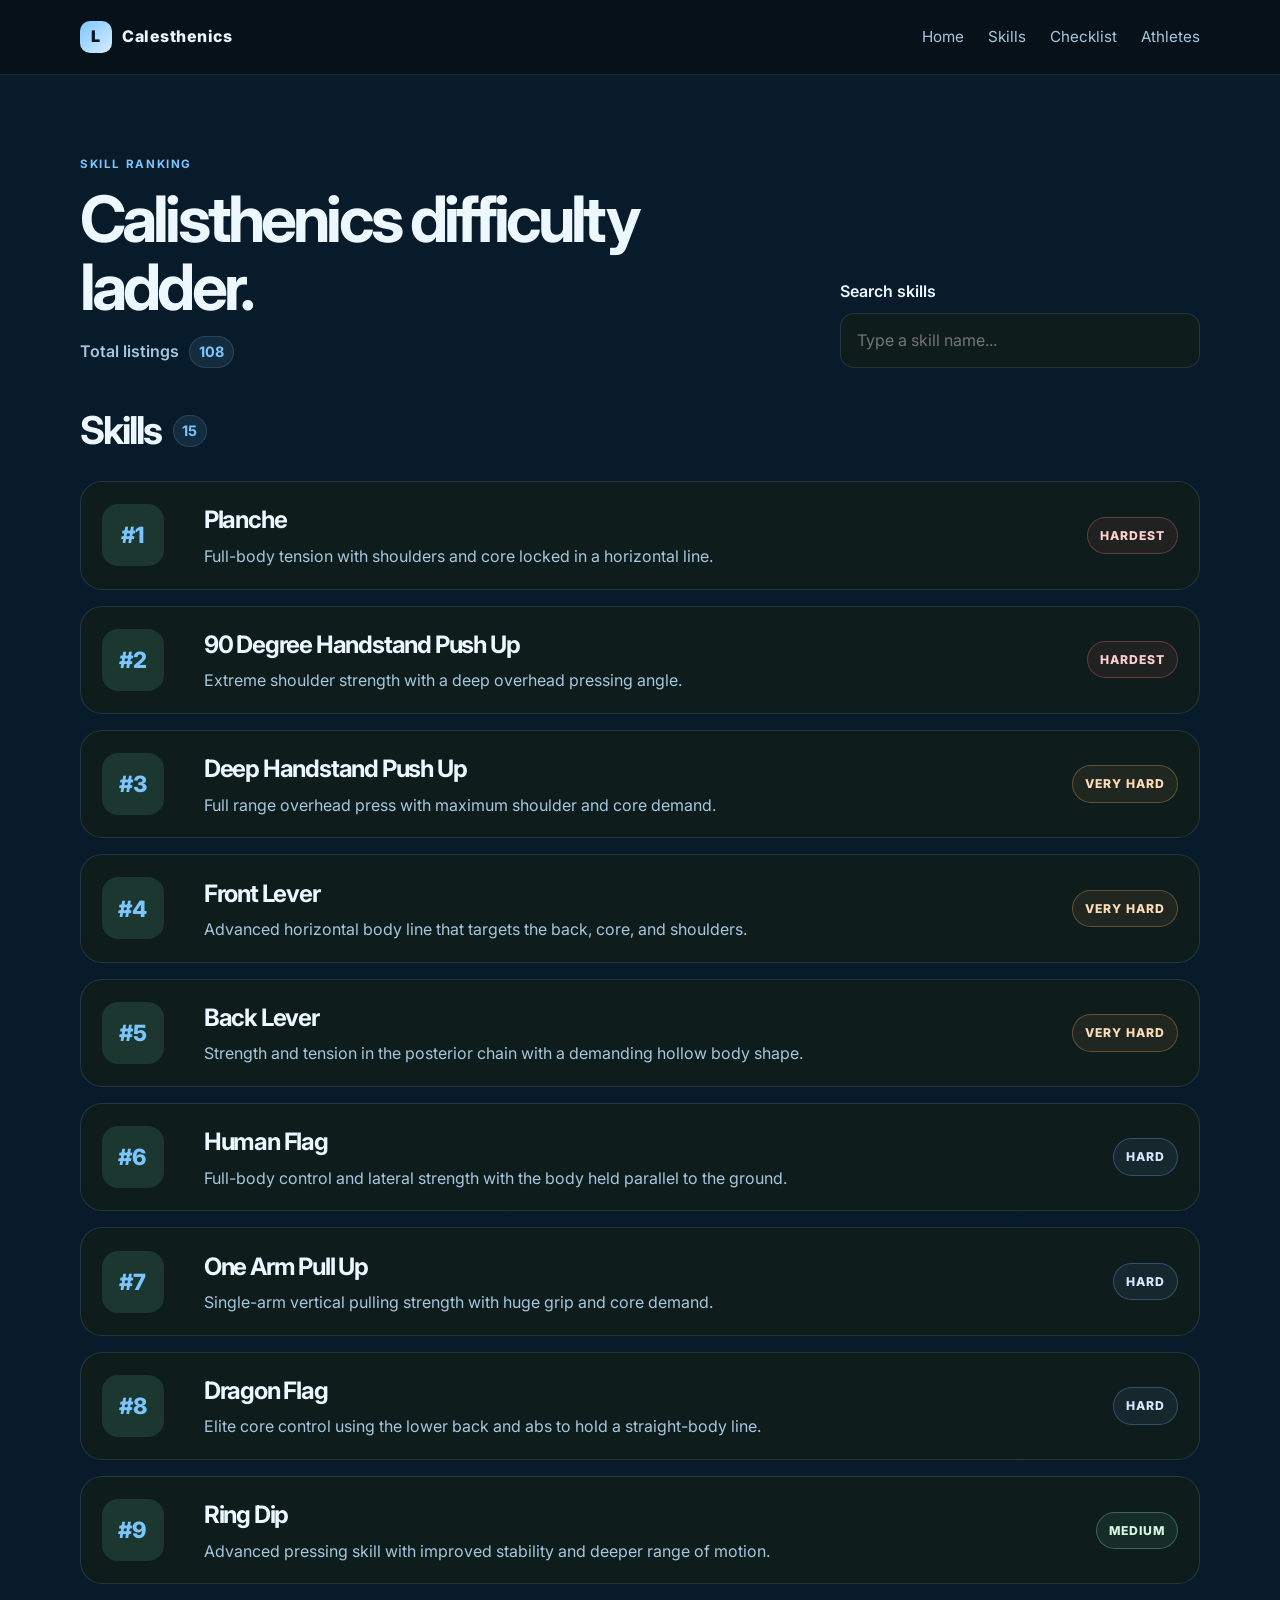
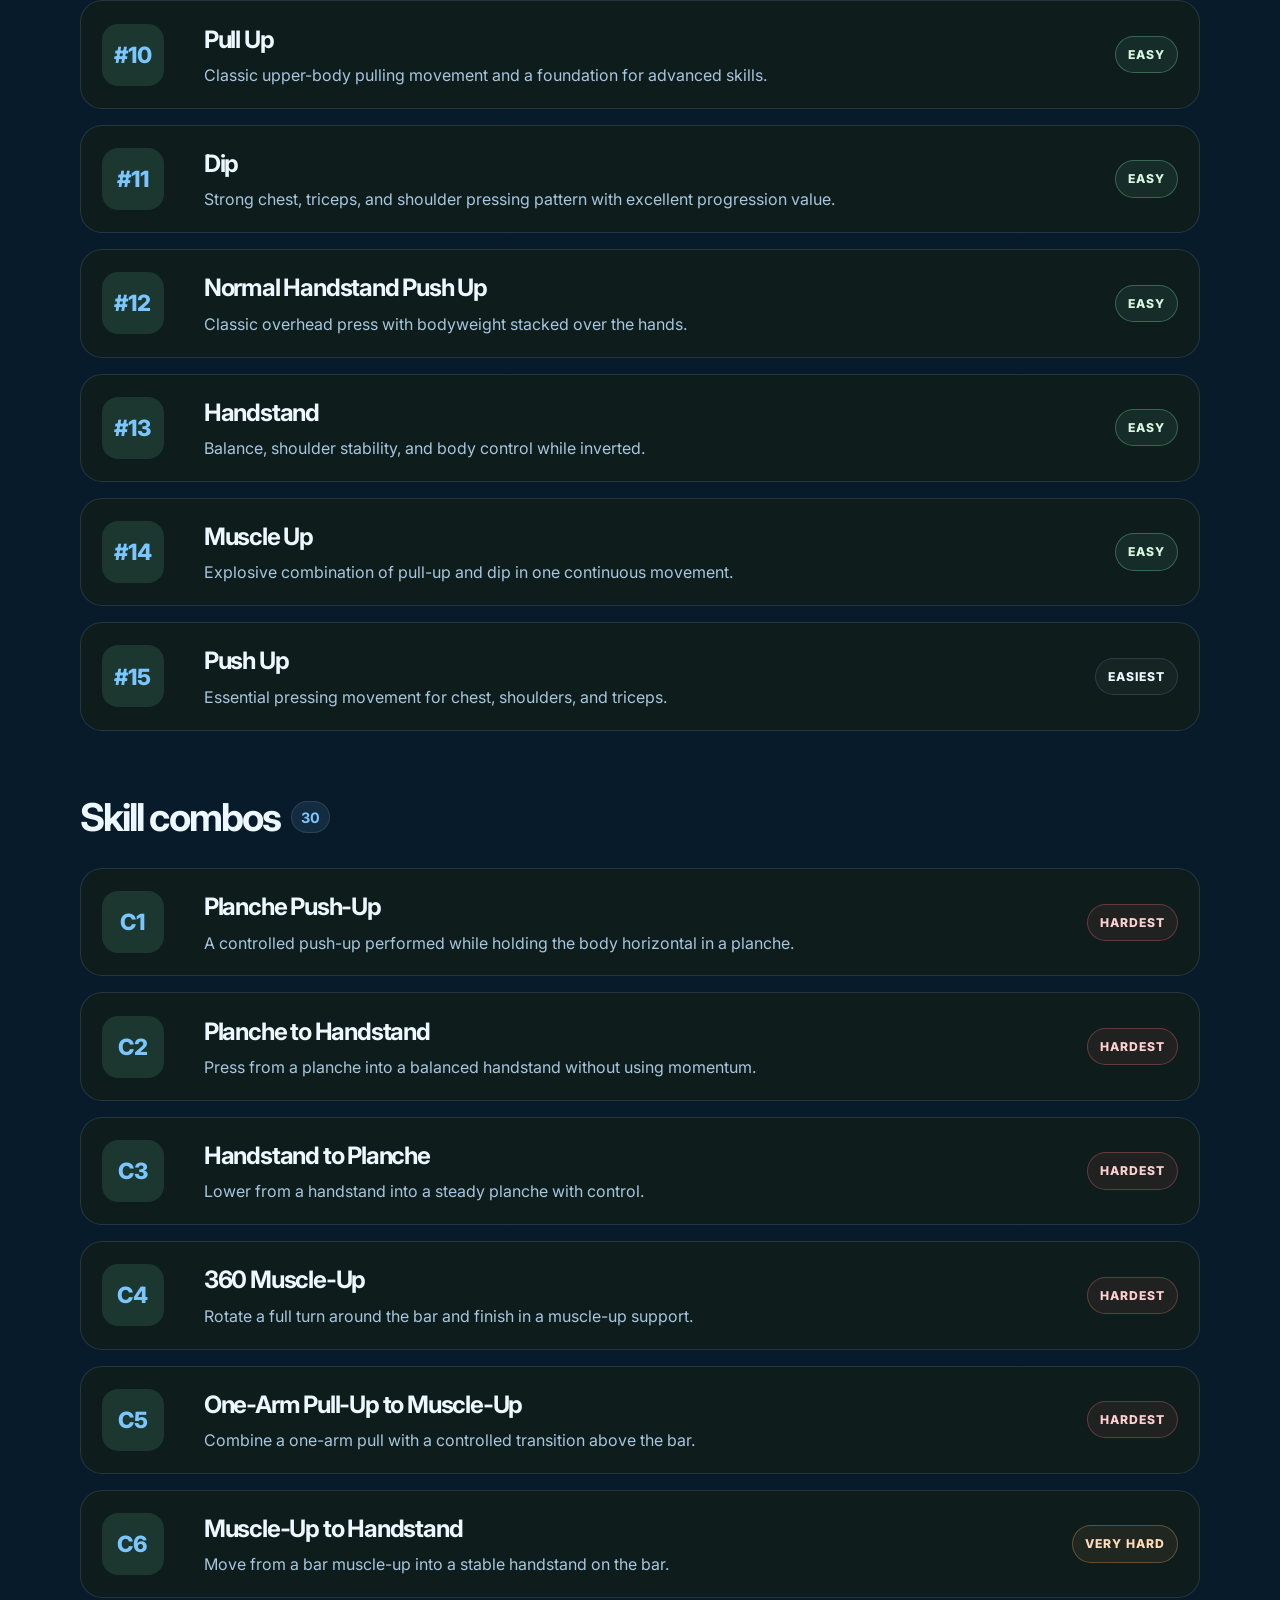
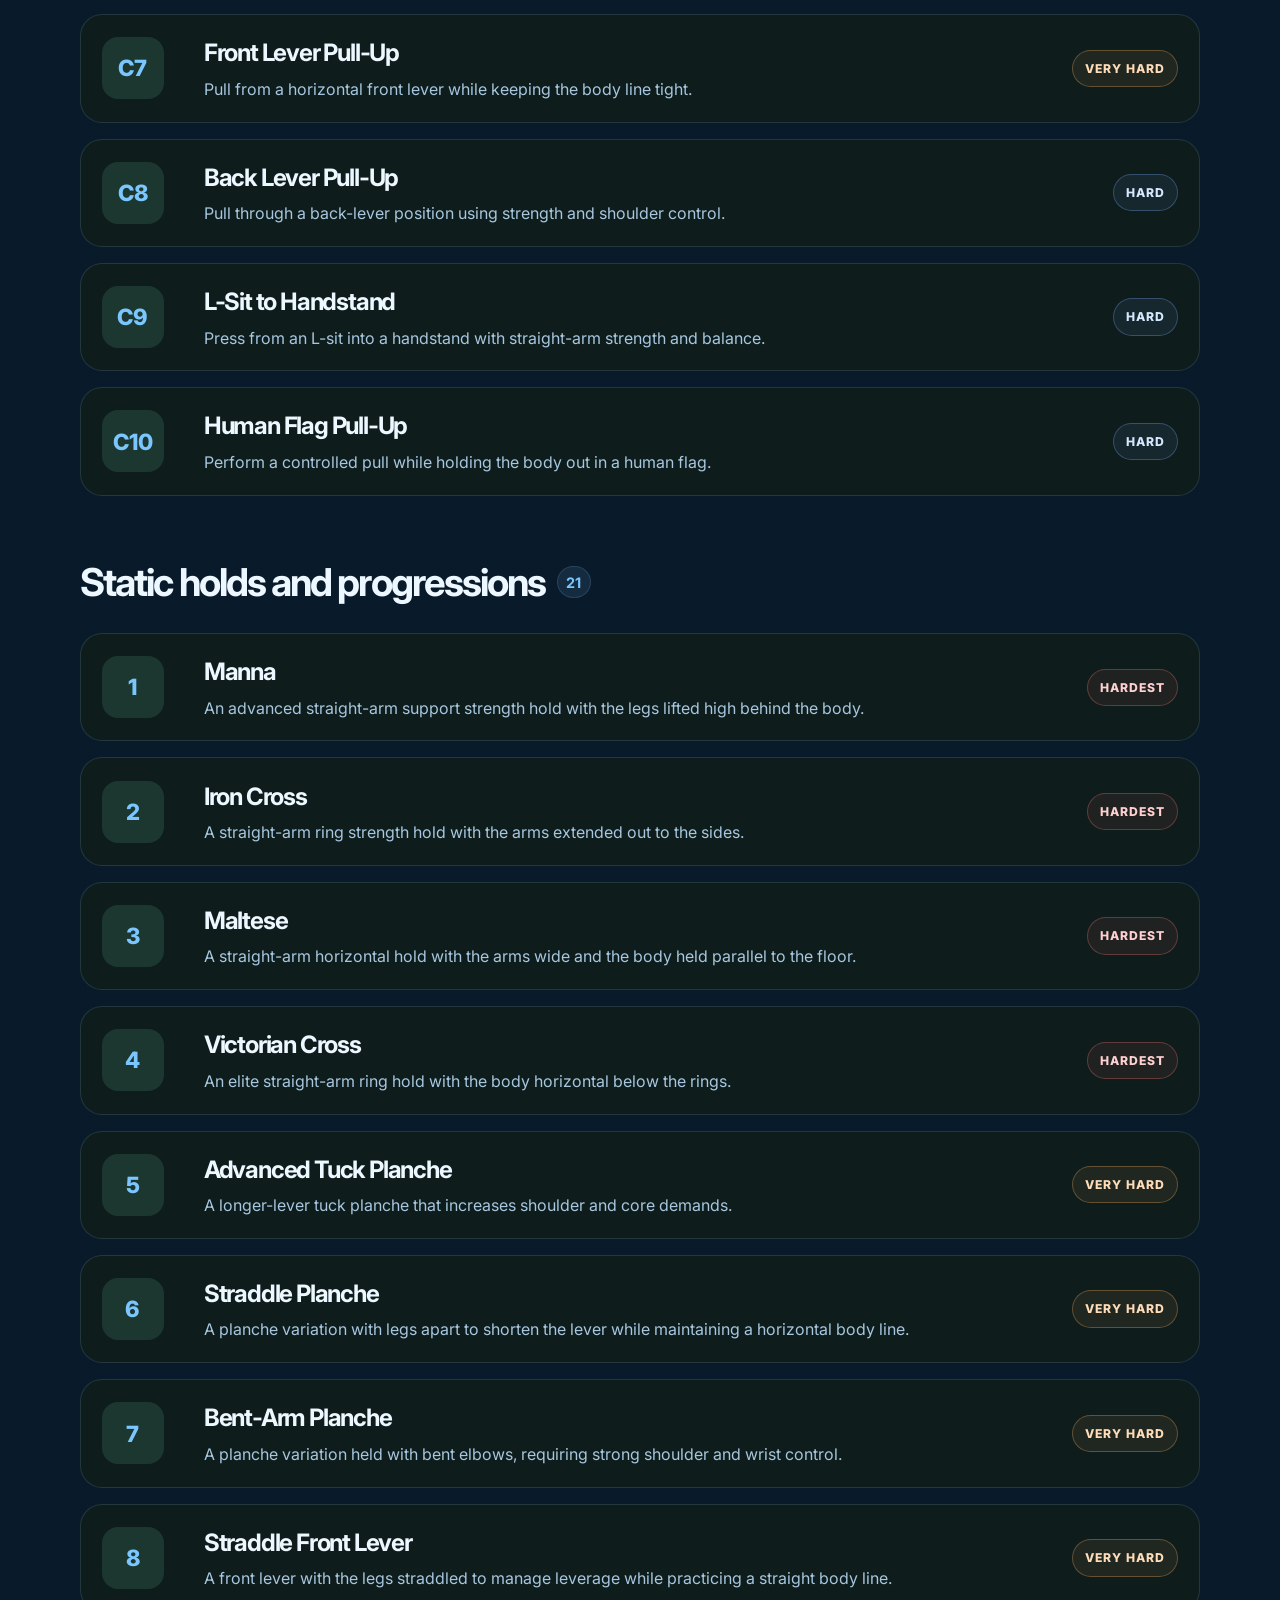
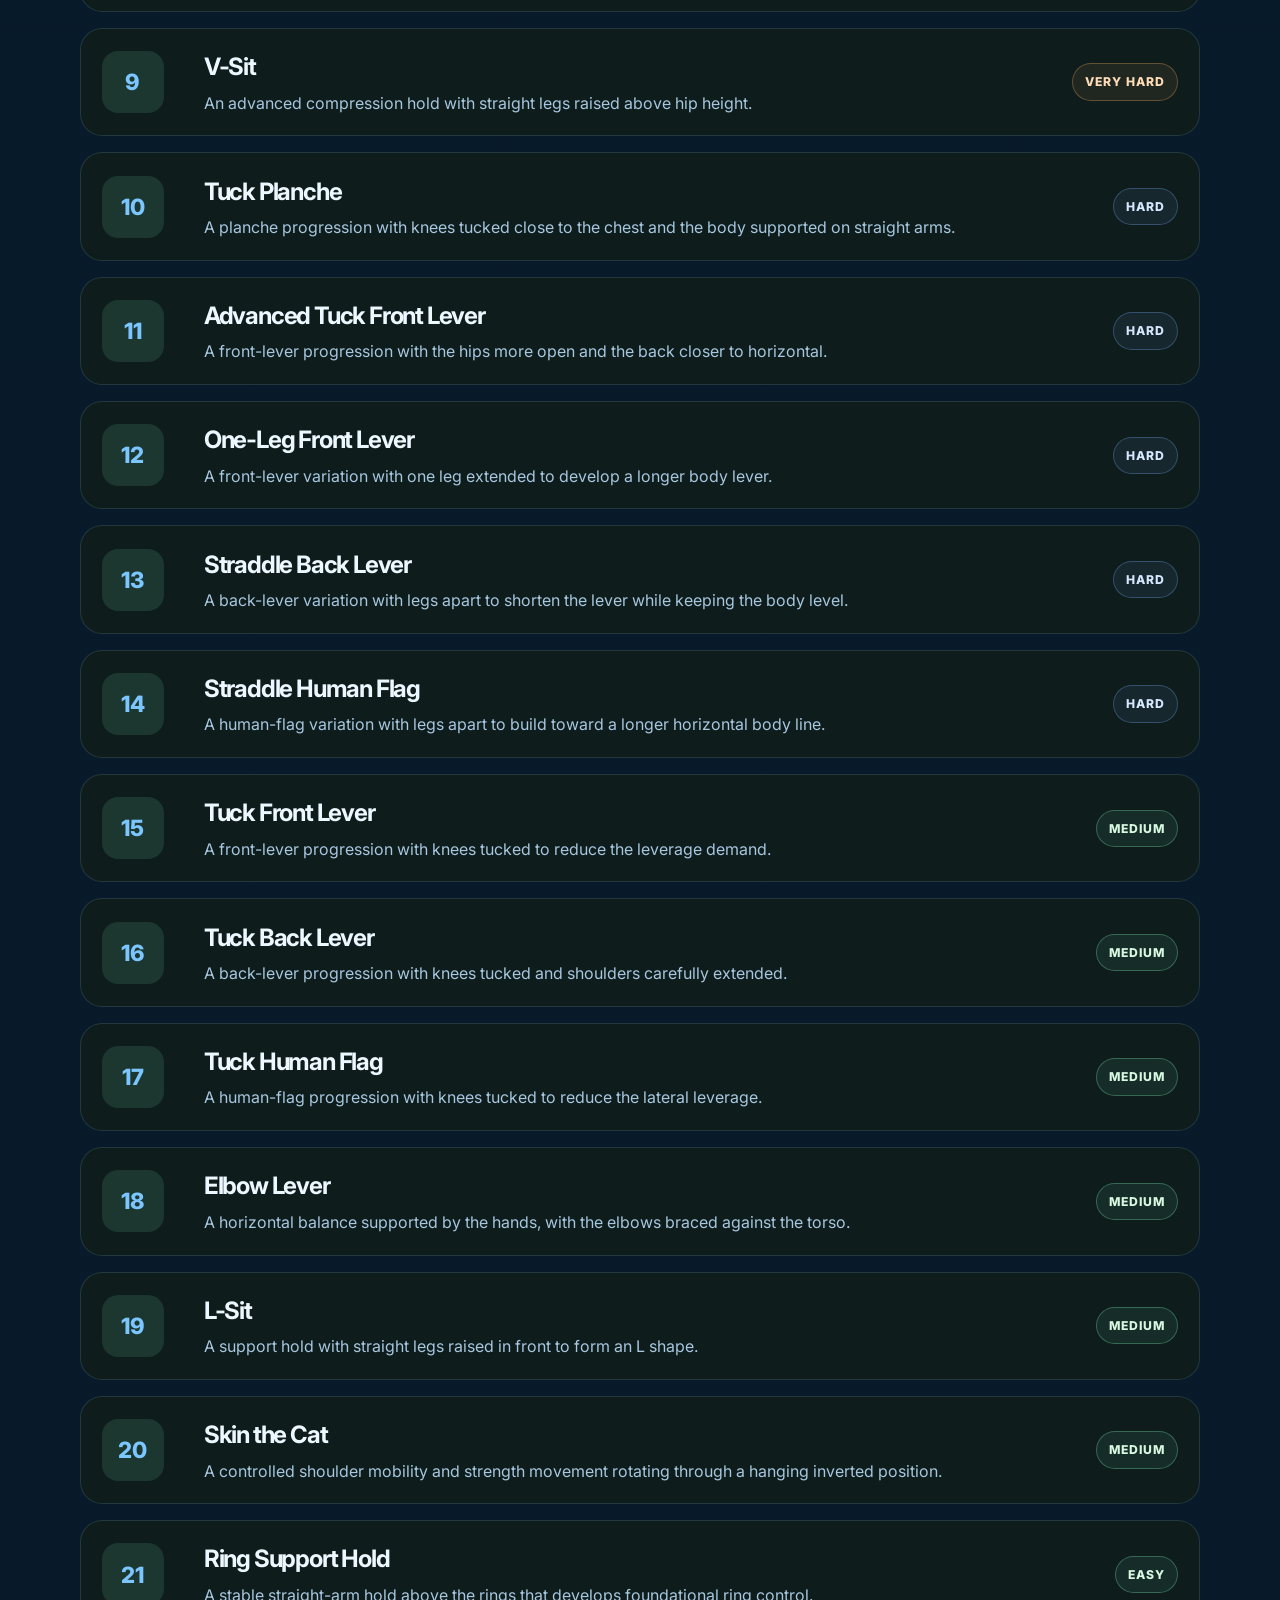
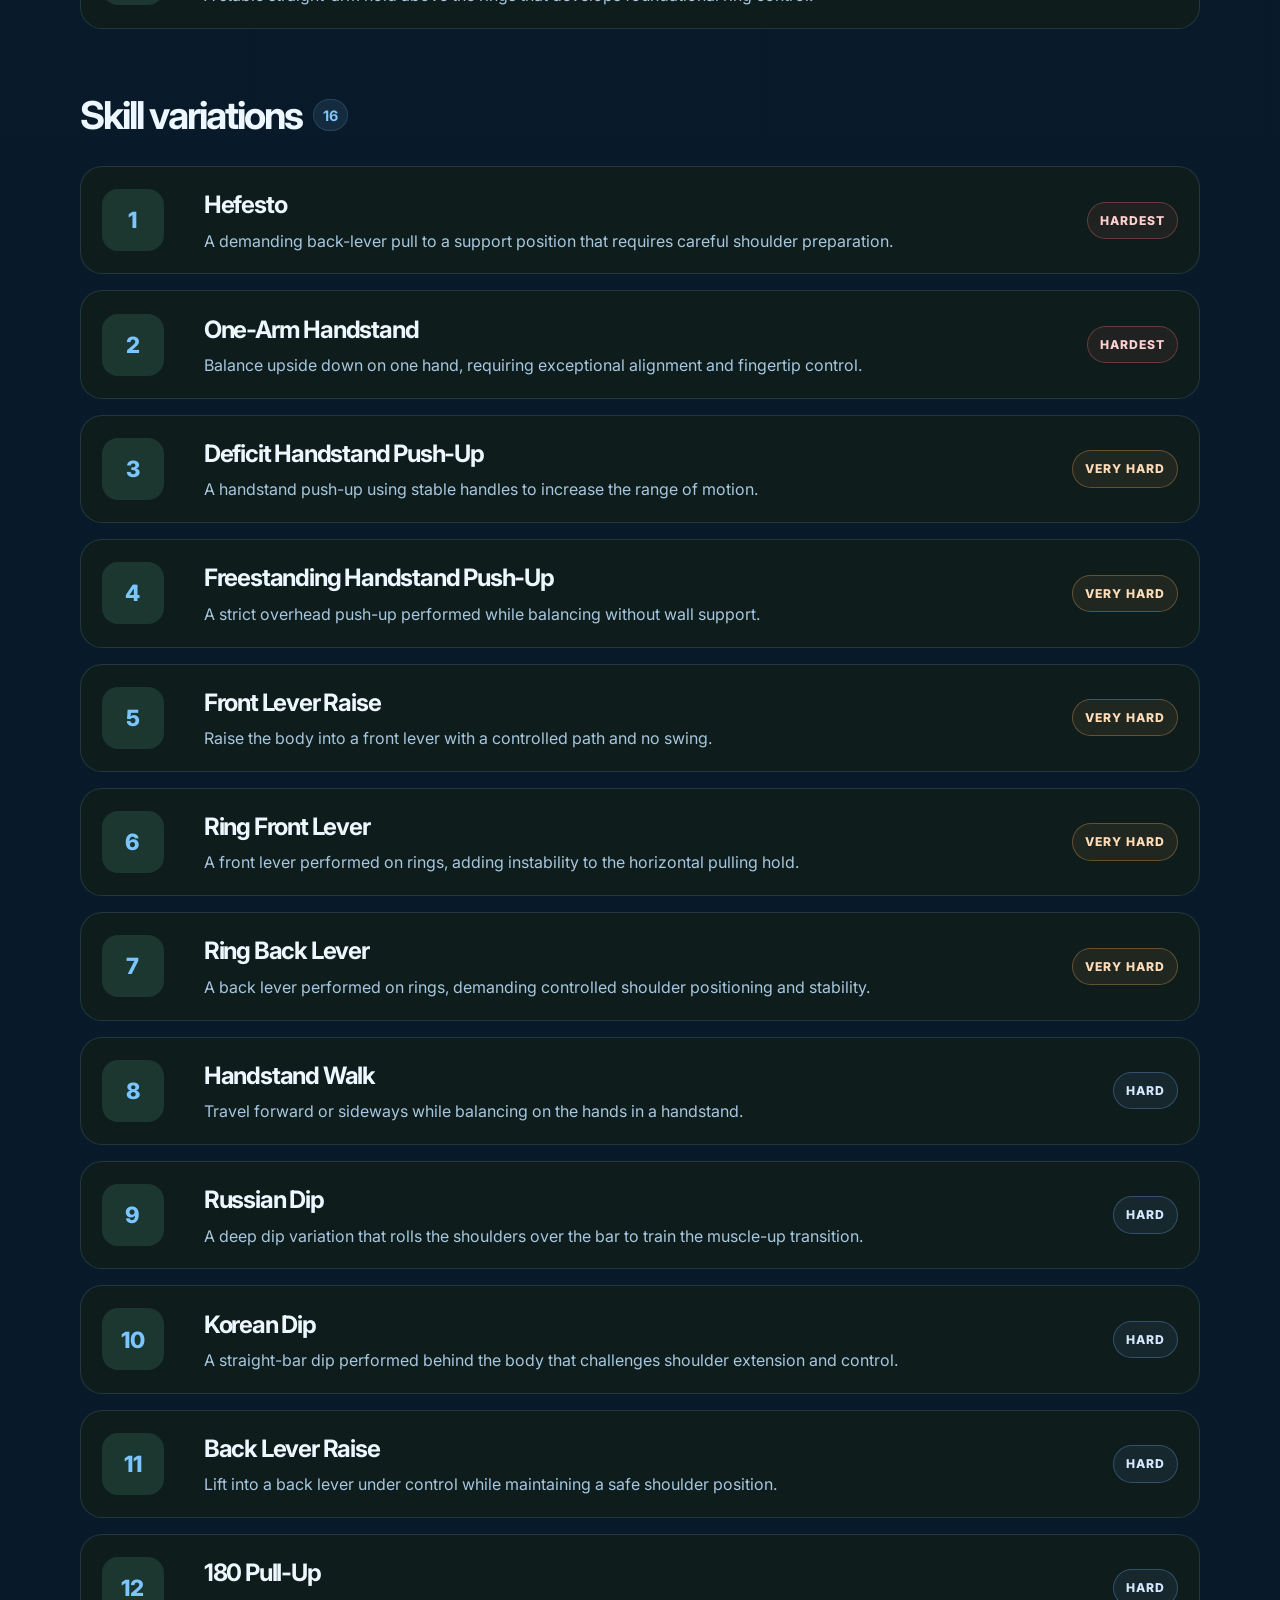
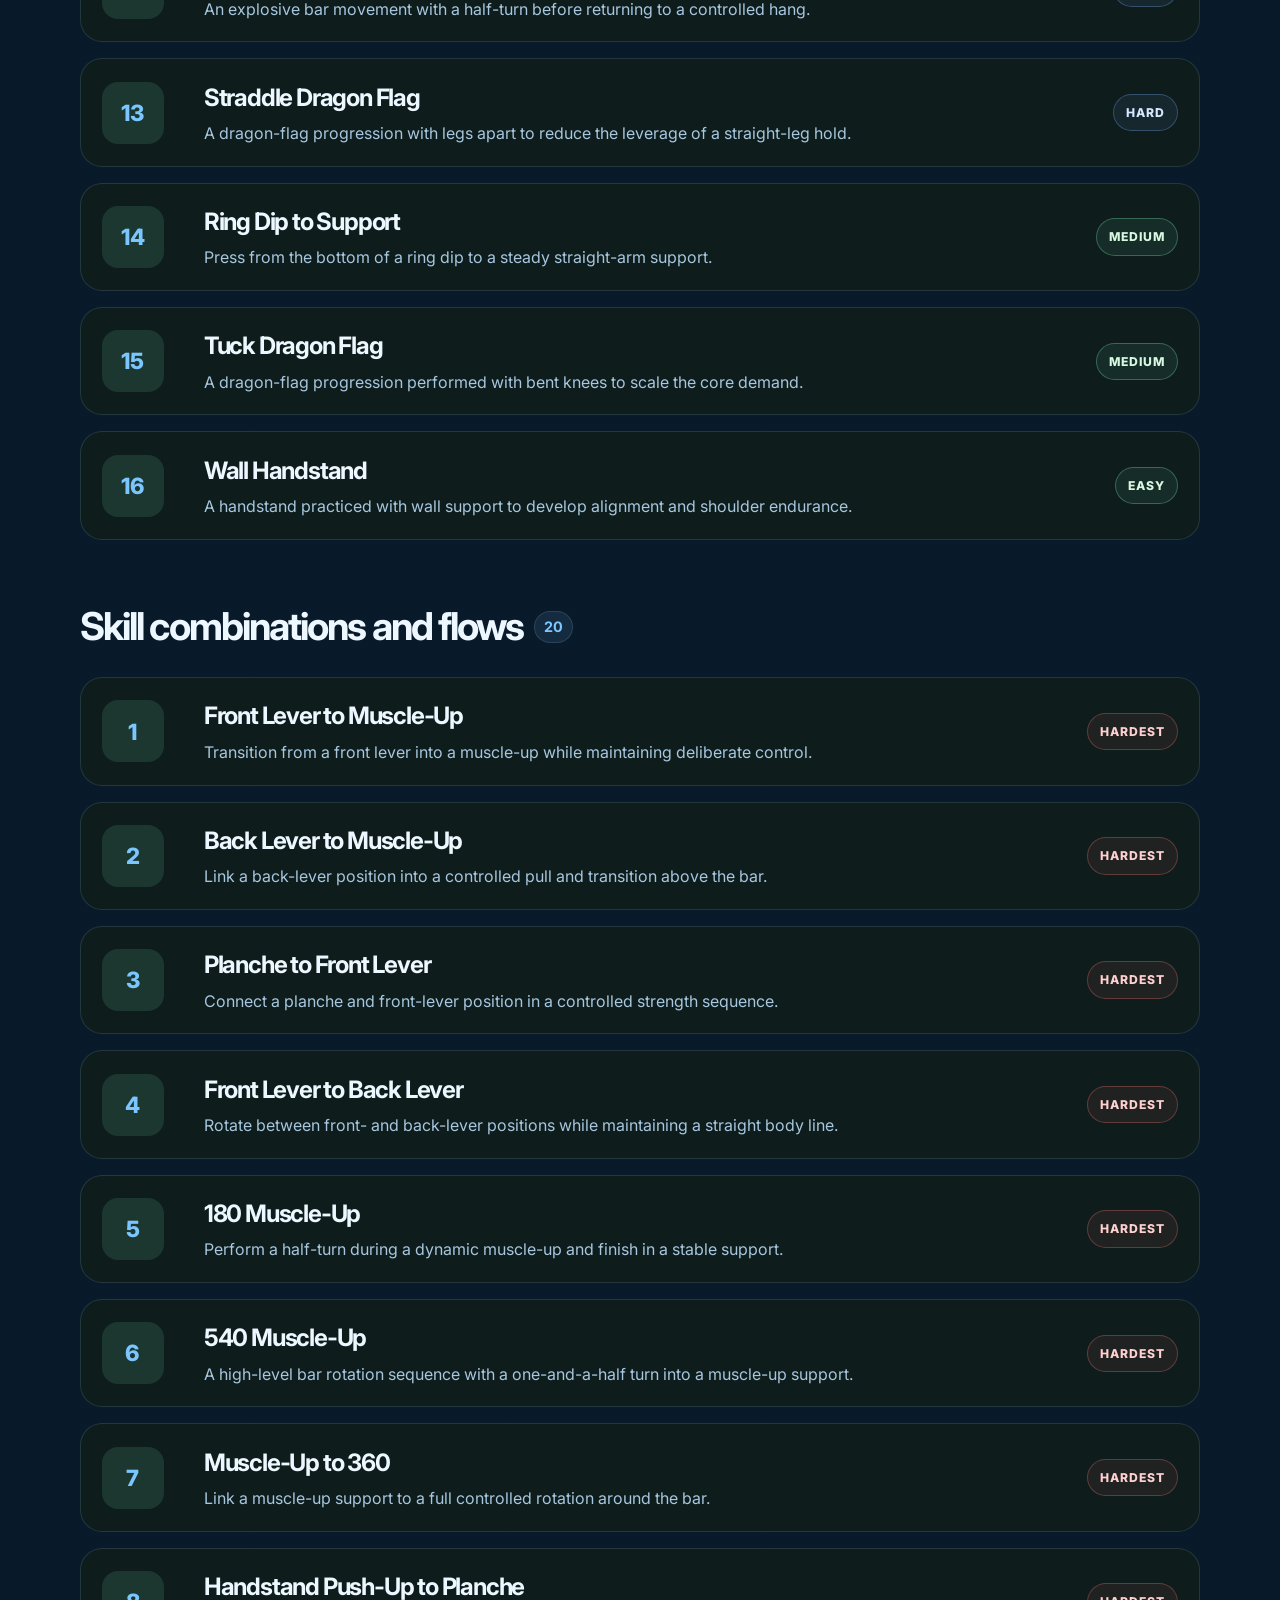
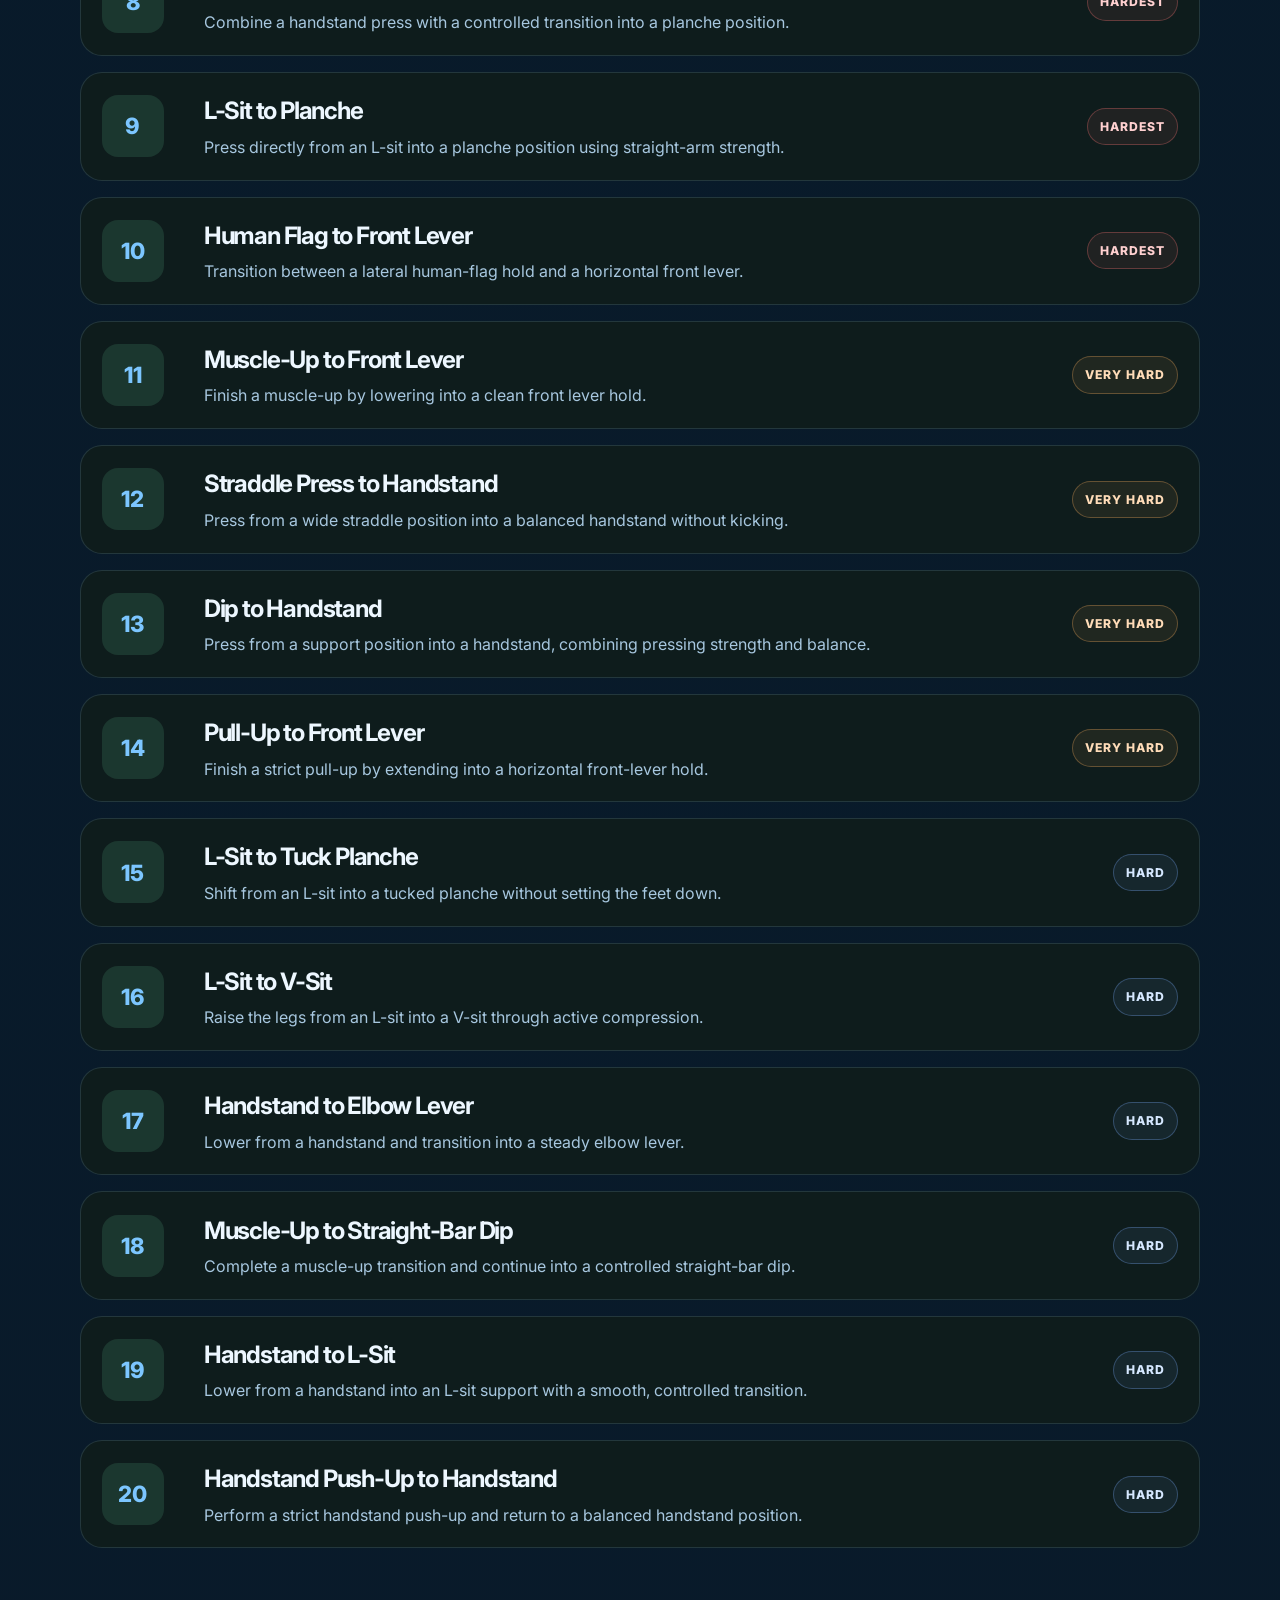
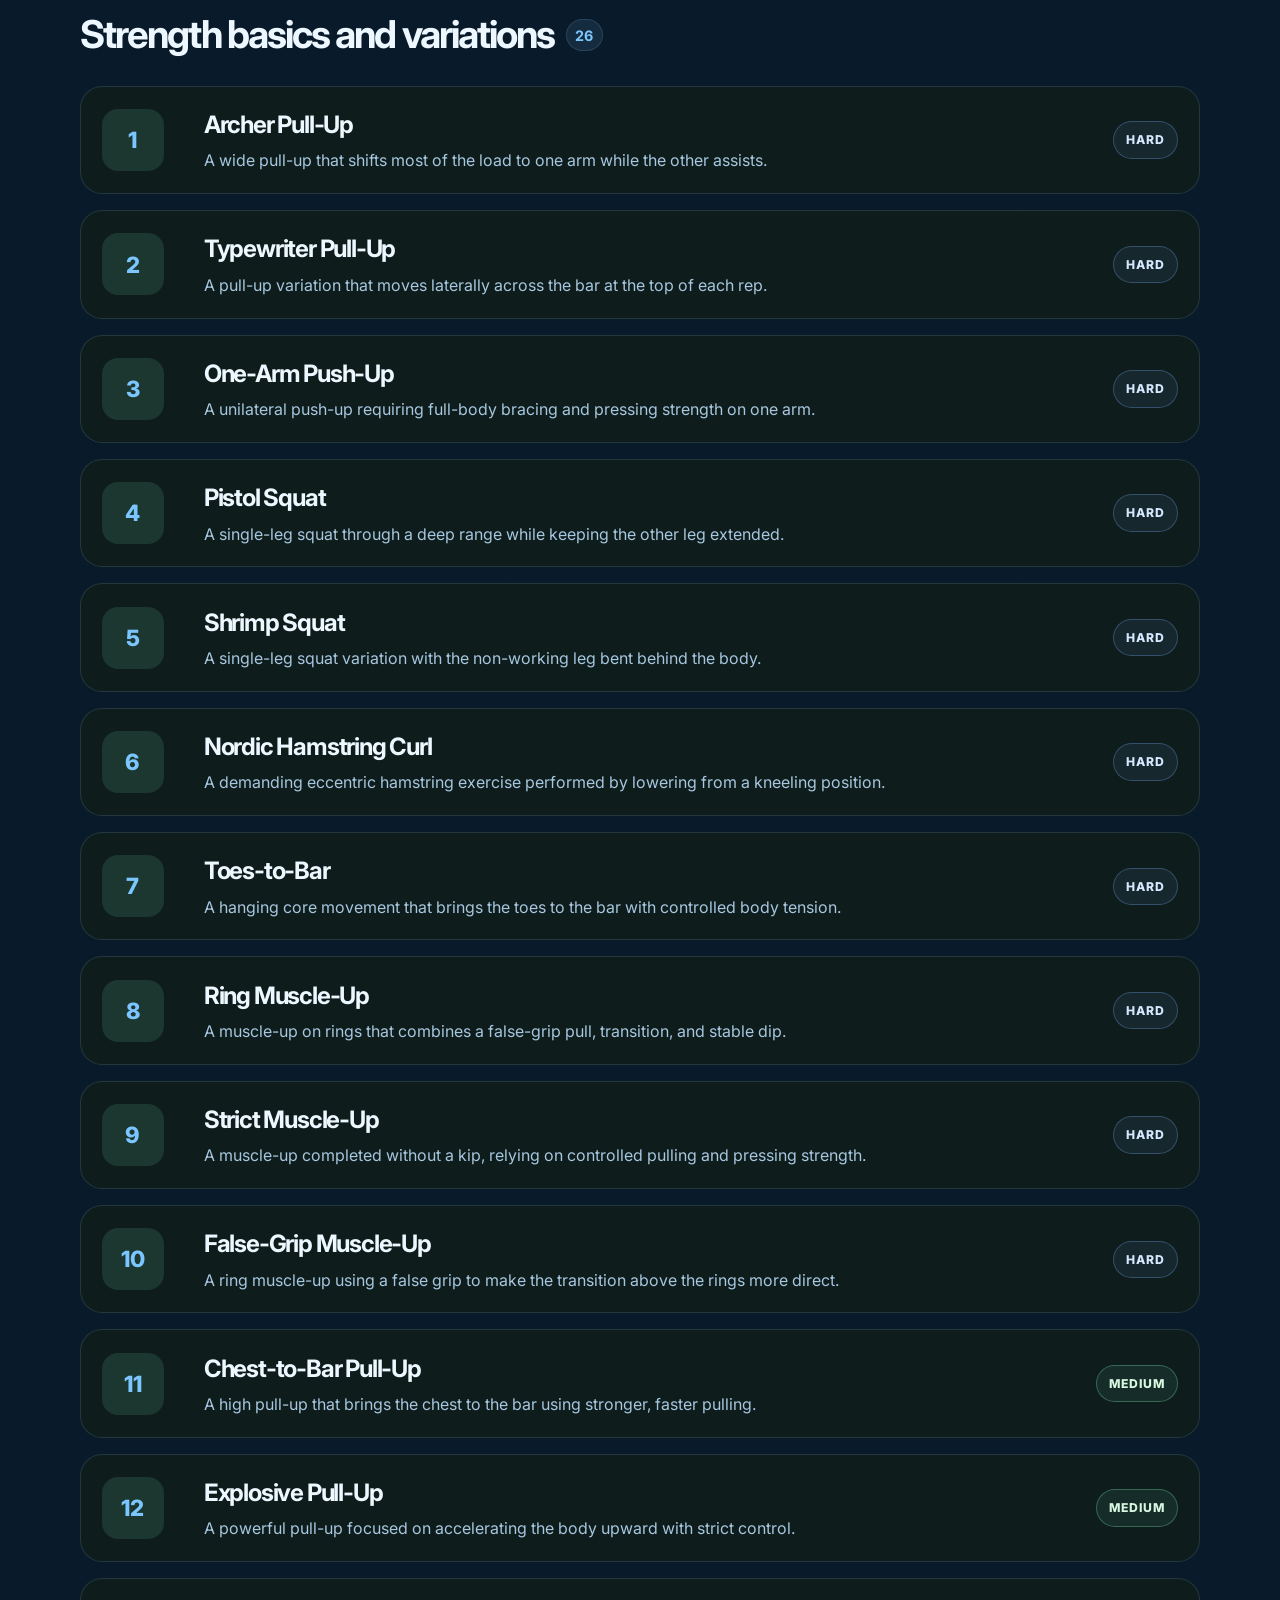
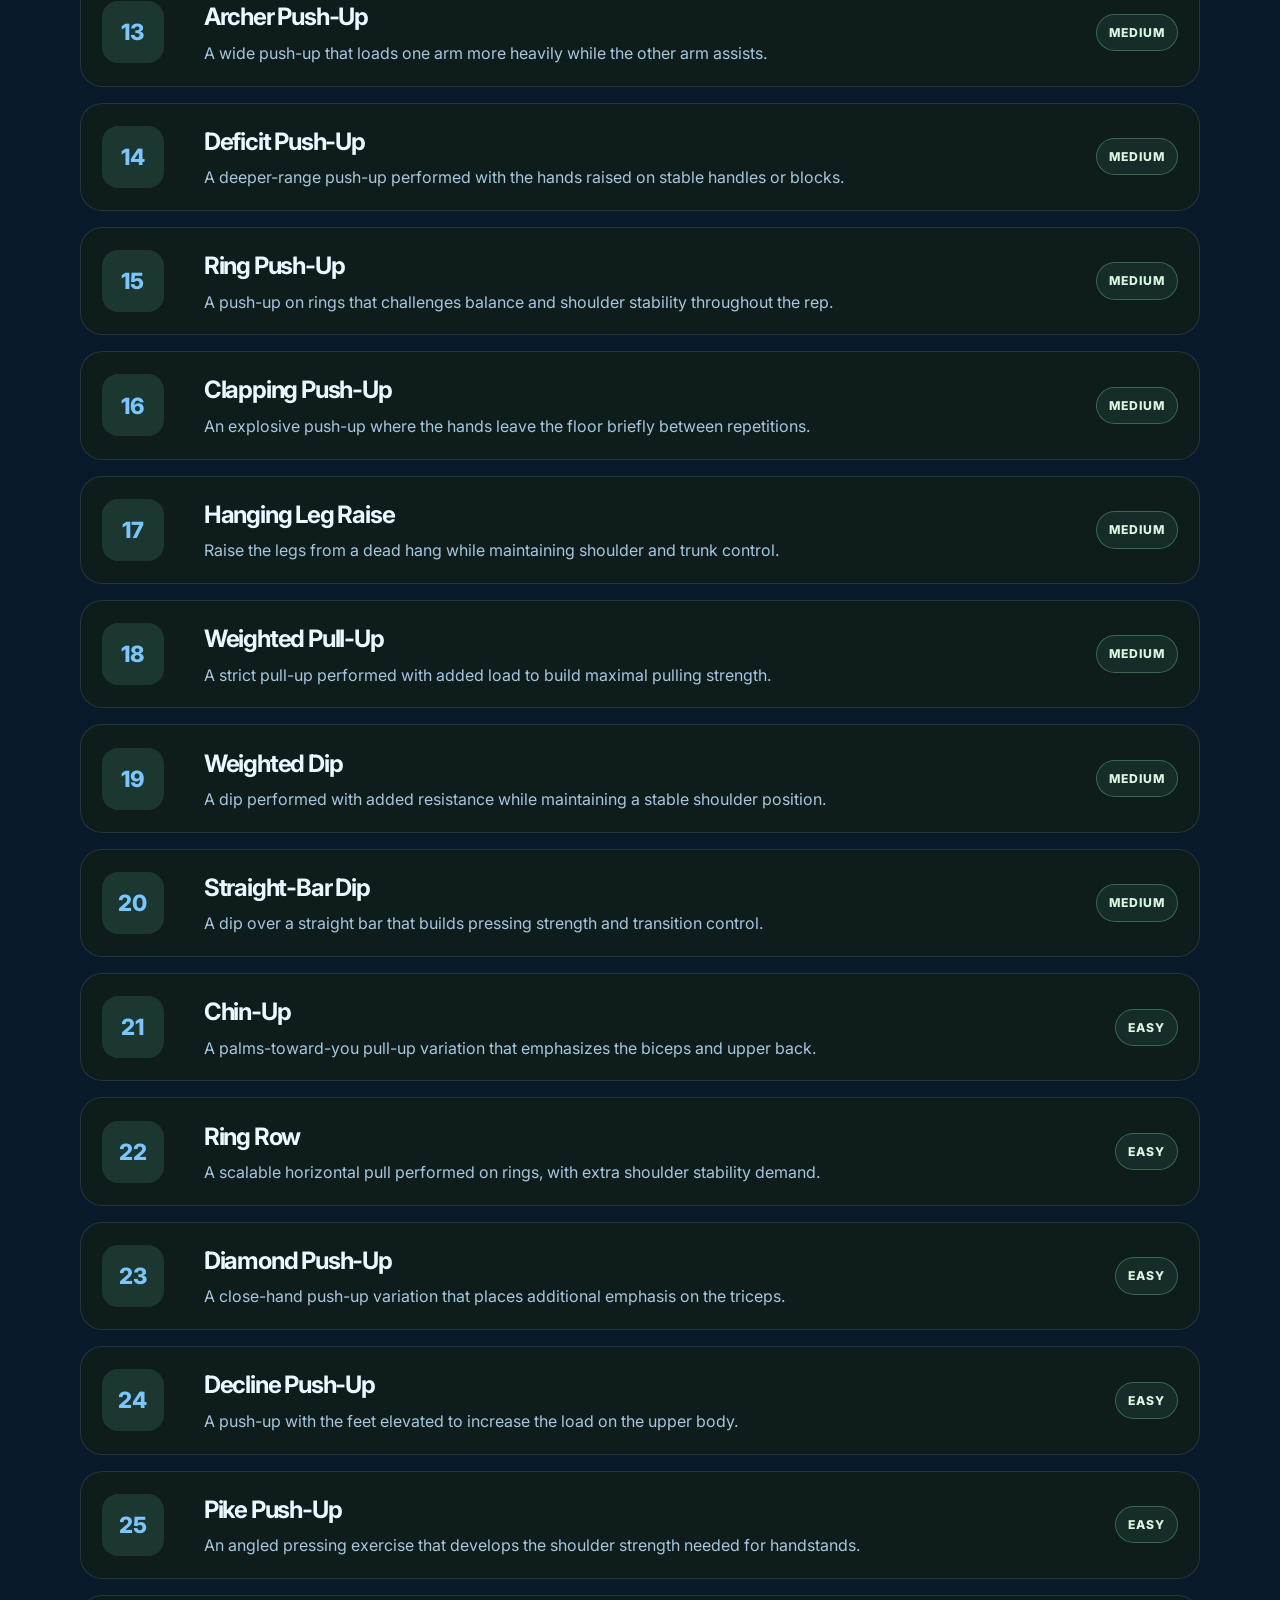
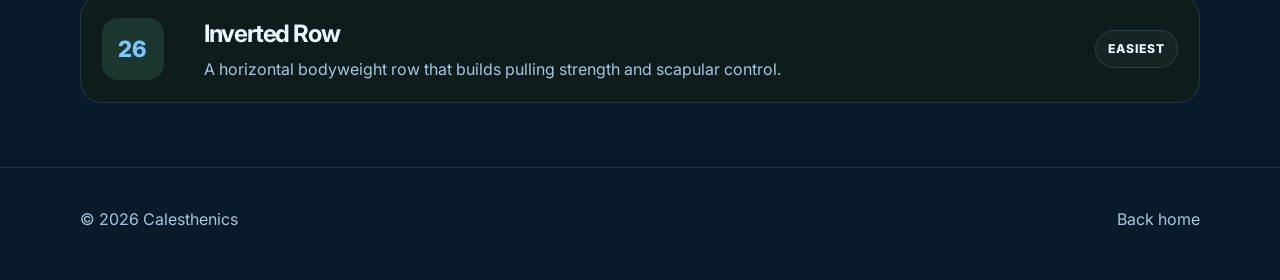
<file: skills.html>
<!DOCTYPE html>
<html lang="en">
  <head>
    <meta charset="UTF-8" />
    <meta name="viewport" content="width=device-width, initial-scale=1.0" />
    <meta
      name="description"
      content="Calisthenics skill ranking from hardest to easiest: planche, handstand push-up variations, and muscle-up progression."
    />
    <title>Skills | Calesthenics</title>
    <link rel="preconnect" href="https://fonts.googleapis.com" />
    <link rel="preconnect" href="https://fonts.gstatic.com" crossorigin />
    <link
      href="https://fonts.googleapis.com/css2?family=Inter:wght@400;500;600;700;800;900&display=swap"
      rel="stylesheet"
    />
    <link rel="stylesheet" href="styles.css" />
  </head>
  <body>
    <header class="site-header">
      <div class="container nav-wrap">
        <div class="brand">
          <span class="brand-mark">L</span>
          <span>Calesthenics</span>
        </div>
        <nav class="main-nav" aria-label="Main navigation">
          <a href="index.html">Home</a>
          <a href="skills.html">Skills</a>
          <a href="checklist.html">Checklist</a>
          <a href="athletes.html">Athletes</a>
        </nav>
      </div>
    </header>

    <main class="skills-page">
      <div class="container">
        <div class="skills-header">
          <div class="skills-title">
            <p class="eyebrow">Skill ranking</p>
            <h1>Calisthenics difficulty ladder.</h1>
            <p class="skill-total-count">
              Total listings <span class="skill-count" id="skill-total-count">0</span>
            </p>
          </div>
          <div class="skill-search">
            <label for="skill-search-input">Search skills</label>
            <input
              id="skill-search-input"
              type="search"
              placeholder="Type a skill name..."
              autocomplete="off"
            />
          </div>
        </div>
        <p class="skill-search-empty" id="skill-search-empty" role="status" hidden>
          No skills found. Try another search.
        </p>

        <section class="skill-search-section">
          <h2 class="skill-category-heading">
            Skills <span class="skill-count" id="skill-count" aria-label="skills">0</span>
          </h2>
          <div class="skills-list" id="skill-list">
          <a class="skill-rank-link" href="skill-detail.html?skill=planche">
            <article class="skill-rank">
              <div class="rank-number">#1</div>
              <div class="skill-info">
                <h3>Planche</h3>
                <p>Full-body tension with shoulders and core locked in a horizontal line.</p>
              </div>
              <div class="skill-level hardest">Hardest</div>
            </article>
          </a>

          <a class="skill-rank-link" href="skill-detail.html?skill=90-degree-handstand-push-up">
            <article class="skill-rank">
              <div class="rank-number">#2</div>
              <div class="skill-info">
                <h3>90 Degree Handstand Push Up</h3>
                <p>Extreme shoulder strength with a deep overhead pressing angle.</p>
              </div>
              <div class="skill-level hardest">Hardest</div>
            </article>
          </a>

          <a class="skill-rank-link" href="skill-detail.html?skill=deep-handstand-push-up">
            <article class="skill-rank">
              <div class="rank-number">#3</div>
              <div class="skill-info">
                <h3>Deep Handstand Push Up</h3>
                <p>Full range overhead press with maximum shoulder and core demand.</p>
              </div>
              <div class="skill-level very-hard">Very Hard</div>
            </article>
          </a>

          <a class="skill-rank-link" href="skill-detail.html?skill=front-lever">
            <article class="skill-rank">
              <div class="rank-number">#4</div>
              <div class="skill-info">
                <h3>Front Lever</h3>
                <p>Advanced horizontal body line that targets the back, core, and shoulders.</p>
              </div>
              <div class="skill-level very-hard">Very Hard</div>
            </article>
          </a>

          <a class="skill-rank-link" href="skill-detail.html?skill=back-lever">
            <article class="skill-rank">
              <div class="rank-number">#5</div>
              <div class="skill-info">
                <h3>Back Lever</h3>
                <p>Strength and tension in the posterior chain with a demanding hollow body shape.</p>
              </div>
              <div class="skill-level very-hard">Very Hard</div>
            </article>
          </a>

          <a class="skill-rank-link" href="skill-detail.html?skill=human-flag">
            <article class="skill-rank">
              <div class="rank-number">#6</div>
              <div class="skill-info">
                <h3>Human Flag</h3>
                <p>Full-body control and lateral strength with the body held parallel to the ground.</p>
              </div>
              <div class="skill-level hard">Hard</div>
            </article>
          </a>

          <a class="skill-rank-link" href="skill-detail.html?skill=one-arm-pull-up">
            <article class="skill-rank">
              <div class="rank-number">#7</div>
              <div class="skill-info">
                <h3>One Arm Pull Up</h3>
                <p>Single-arm vertical pulling strength with huge grip and core demand.</p>
              </div>
              <div class="skill-level hard">Hard</div>
            </article>
          </a>

          <a class="skill-rank-link" href="skill-detail.html?skill=dragon-flag">
            <article class="skill-rank">
              <div class="rank-number">#8</div>
              <div class="skill-info">
                <h3>Dragon Flag</h3>
                <p>Elite core control using the lower back and abs to hold a straight-body line.</p>
              </div>
              <div class="skill-level hard">Hard</div>
            </article>
          </a>

          <a class="skill-rank-link" href="skill-detail.html?skill=ring-dip">
            <article class="skill-rank">
              <div class="rank-number">#9</div>
              <div class="skill-info">
                <h3>Ring Dip</h3>
                <p>Advanced pressing skill with improved stability and deeper range of motion.</p>
              </div>
              <div class="skill-level medium">Medium</div>
            </article>
          </a>

          <a class="skill-rank-link" href="skill-detail.html?skill=pull-up">
            <article class="skill-rank">
              <div class="rank-number">#10</div>
              <div class="skill-info">
                <h3>Pull Up</h3>
                <p>Classic upper-body pulling movement and a foundation for advanced skills.</p>
              </div>
              <div class="skill-level easy">Easy</div>
            </article>
          </a>

          <a class="skill-rank-link" href="skill-detail.html?skill=dip">
            <article class="skill-rank">
              <div class="rank-number">#11</div>
              <div class="skill-info">
                <h3>Dip</h3>
                <p>Strong chest, triceps, and shoulder pressing pattern with excellent progression value.</p>
              </div>
              <div class="skill-level easy">Easy</div>
            </article>
          </a>

          <a class="skill-rank-link" href="skill-detail.html?skill=normal-handstand-push-up">
            <article class="skill-rank">
              <div class="rank-number">#12</div>
              <div class="skill-info">
                <h3>Normal Handstand Push Up</h3>
                <p>Classic overhead press with bodyweight stacked over the hands.</p>
              </div>
              <div class="skill-level easy">Easy</div>
            </article>
          </a>

          <a class="skill-rank-link" href="skill-detail.html?skill=handstand">
            <article class="skill-rank">
              <div class="rank-number">#13</div>
              <div class="skill-info">
                <h3>Handstand</h3>
                <p>Balance, shoulder stability, and body control while inverted.</p>
              </div>
              <div class="skill-level easy">Easy</div>
            </article>
          </a>

          <a class="skill-rank-link" href="skill-detail.html?skill=muscle-up">
            <article class="skill-rank">
              <div class="rank-number">#14</div>
              <div class="skill-info">
                <h3>Muscle Up</h3>
                <p>Explosive combination of pull-up and dip in one continuous movement.</p>
              </div>
              <div class="skill-level easy">Easy</div>
            </article>
          </a>

          <a class="skill-rank-link" href="skill-detail.html?skill=push-up">
            <article class="skill-rank">
              <div class="rank-number">#15</div>
              <div class="skill-info">
                <h3>Push Up</h3>
                <p>Essential pressing movement for chest, shoulders, and triceps.</p>
              </div>
              <div class="skill-level easiest">Easiest</div>
            </article>
          </a>
          </div>
        </section>

        <section id="skill-combos-section" class="skill-combos skill-search-section" aria-labelledby="skill-combos-heading">
          <h2 id="skill-combos-heading">
            Skill combos <span class="skill-count" id="skill-combo-count" aria-label="combos">0</span>
          </h2>
          <div class="skills-list">
            <a class="skill-rank-link" href="skill-detail.html?skill=planche-push-up">
              <article class="skill-rank">
                <div class="rank-number">C1</div>
                <div class="skill-info">
                  <h3>Planche Push-Up</h3>
                  <p>A controlled push-up performed while holding the body horizontal in a planche.</p>
                </div>
                <div class="skill-level hardest">Hardest</div>
              </article>
            </a>

            <a class="skill-rank-link" href="skill-detail.html?skill=planche-to-handstand">
              <article class="skill-rank">
                <div class="rank-number">C2</div>
                <div class="skill-info">
                  <h3>Planche to Handstand</h3>
                  <p>Press from a planche into a balanced handstand without using momentum.</p>
                </div>
                <div class="skill-level hardest">Hardest</div>
              </article>
            </a>

            <a class="skill-rank-link" href="skill-detail.html?skill=handstand-to-planche">
              <article class="skill-rank">
                <div class="rank-number">C3</div>
                <div class="skill-info">
                  <h3>Handstand to Planche</h3>
                  <p>Lower from a handstand into a steady planche with control.</p>
                </div>
                <div class="skill-level hardest">Hardest</div>
              </article>
            </a>

            <a class="skill-rank-link" href="skill-detail.html?skill=360-muscle-up">
              <article class="skill-rank">
                <div class="rank-number">C4</div>
                <div class="skill-info">
                  <h3>360 Muscle-Up</h3>
                  <p>Rotate a full turn around the bar and finish in a muscle-up support.</p>
                </div>
                <div class="skill-level hardest">Hardest</div>
              </article>
            </a>

            <a class="skill-rank-link" href="skill-detail.html?skill=one-arm-pull-up-to-muscle-up">
              <article class="skill-rank">
                <div class="rank-number">C5</div>
                <div class="skill-info">
                  <h3>One-Arm Pull-Up to Muscle-Up</h3>
                  <p>Combine a one-arm pull with a controlled transition above the bar.</p>
                </div>
                <div class="skill-level hardest">Hardest</div>
              </article>
            </a>

            <a class="skill-rank-link" href="skill-detail.html?skill=muscle-up-to-handstand">
              <article class="skill-rank">
                <div class="rank-number">C6</div>
                <div class="skill-info">
                  <h3>Muscle-Up to Handstand</h3>
                  <p>Move from a bar muscle-up into a stable handstand on the bar.</p>
                </div>
                <div class="skill-level very-hard">Very Hard</div>
              </article>
            </a>

            <a class="skill-rank-link" href="skill-detail.html?skill=front-lever-pull-up">
              <article class="skill-rank">
                <div class="rank-number">C7</div>
                <div class="skill-info">
                  <h3>Front Lever Pull-Up</h3>
                  <p>Pull from a horizontal front lever while keeping the body line tight.</p>
                </div>
                <div class="skill-level very-hard">Very Hard</div>
              </article>
            </a>

            <a class="skill-rank-link" href="skill-detail.html?skill=back-lever-pull-up">
              <article class="skill-rank">
                <div class="rank-number">C8</div>
                <div class="skill-info">
                  <h3>Back Lever Pull-Up</h3>
                  <p>Pull through a back-lever position using strength and shoulder control.</p>
                </div>
                <div class="skill-level hard">Hard</div>
              </article>
            </a>

            <a class="skill-rank-link" href="skill-detail.html?skill=l-sit-to-handstand">
              <article class="skill-rank">
                <div class="rank-number">C9</div>
                <div class="skill-info">
                  <h3>L-Sit to Handstand</h3>
                  <p>Press from an L-sit into a handstand with straight-arm strength and balance.</p>
                </div>
                <div class="skill-level hard">Hard</div>
              </article>
            </a>

            <a class="skill-rank-link" href="skill-detail.html?skill=human-flag-pull-up">
              <article class="skill-rank">
                <div class="rank-number">C10</div>
                <div class="skill-info">
                  <h3>Human Flag Pull-Up</h3>
                  <p>Perform a controlled pull while holding the body out in a human flag.</p>
                </div>
                <div class="skill-level hard">Hard</div>
              </article>
            </a>
          </div>
        </section>
        <div id="skill-catalog"></div>
      </div>
    </main>

    <footer class="site-footer">
      <div class="container footer-wrap">
        <p>© <span id="year"></span> Calesthenics</p>
        <a href="index.html">Back home</a>
      </div>
    </footer>

    <script src="script.js"></script>
  </body>
</html>
</file>
<file: styles.css>
:root {
  --bg: #071722;
  --bg-soft: #0d2232;
  --panel: rgba(12, 27, 39, 0.82);
  --panel-alt: #102a3d;
  --card: #12314b;
  --line: rgba(166, 210, 255, 0.14);
  --text: #edf7ff;
  --muted: #a7c7df;
  --accent: #7cc6ff;
  --accent-strong: #4ea7ff;
  --accent-dark: #123c66;
  --shadow: rgba(2, 11, 20, 0.42);
}

* {
  box-sizing: border-box;
}

html {
  scroll-behavior: smooth;
}

body {
  margin: 0;
  font-family: "Inter", sans-serif;
  background: linear-gradient(180deg, #081b2a 0%, #091a2a 100%);
  color: var(--text);
  line-height: 1.6;
  position: relative;
}

main,
header,
footer {
  position: relative;
  z-index: 1;
}

a {
  color: inherit;
  text-decoration: none;
}

img {
  max-width: 100%;
  display: block;
}

button {
  font: inherit;
}

.container {
  width: min(1120px, calc(100% - 2rem));
  margin: 0 auto;
}

.section {
  padding: 5rem 0;
}

.alt-section {
  background: rgba(255, 255, 255, 0.015);
}

.site-header {
  position: sticky;
  top: 0;
  z-index: 20;
  background: rgba(8, 17, 26, 0.96);
  border-bottom: 1px solid rgba(166, 210, 255, 0.12);
}

.nav-wrap {
  display: flex;
  justify-content: space-between;
  align-items: center;
  min-height: 74px;
  gap: 1.25rem;
}

.brand {
  display: inline-flex;
  align-items: center;
  gap: 0.65rem;
  font-weight: 800;
  letter-spacing: 0.03em;
}

.brand-mark {
  width: 2rem;
  height: 2rem;
  display: inline-flex;
  align-items: center;
  justify-content: center;
  border-radius: 10px;
  background: linear-gradient(135deg, var(--accent), #d7eeff);
  color: #071722;
  font-weight: 900;
}

.main-nav {
  display: inline-flex;
  align-items: center;
  gap: 1.5rem;
  color: var(--muted);
  font-size: 0.95rem;
}

.main-nav a {
  transition: color 0.2s ease;
}

.main-nav a:hover,
.main-nav a:focus-visible {
  color: var(--text);
}

.button {
  display: inline-flex;
  align-items: center;
  justify-content: center;
  min-height: 48px;
  border: 0;
  border-radius: 999px;
  padding: 0.8rem 1.35rem;
  background: linear-gradient(135deg, var(--accent), var(--accent-strong));
  color: #041a2d;
  font-weight: 800;
  box-shadow: 0 14px 30px rgba(78, 167, 255, 0.24);
  transition: transform 0.2s ease, box-shadow 0.2s ease;
}

.button-large {
  min-height: 58px;
  padding: 1rem 1.7rem;
  font-size: 1.05rem;
}

.button:hover,
.button:focus-visible {
  transform: translateY(-1px);
  box-shadow: 0 18px 36px rgba(78, 167, 255, 0.3);
}

.button-small {
  min-height: 40px;
  padding: 0.7rem 1rem;
  font-size: 0.9rem;
}

.button-secondary {
  background: transparent;
  color: var(--text);
  border: 1px solid var(--line);
  box-shadow: none;
}

.hero {
  padding: 5rem 0 3rem;
}

.hero-grid {
  display: grid;
  grid-template-columns: 1.1fr 0.9fr;
  align-items: center;
  gap: 2.5rem;
}

.eyebrow {
  margin: 0 0 0.75rem;
  letter-spacing: 0.14em;
  text-transform: uppercase;
  font-size: 0.72rem;
  font-weight: 700;
  color: var(--accent);
}

.hero-copy h1,
.section-header h2,
.two-col h2,
.pricing-box h2 {
  margin: 0;
  line-height: 1.05;
  letter-spacing: -0.06em;
}

.hero-copy h1 {
  font-size: clamp(3.1rem, 7vw, 5.4rem);
  max-width: 700px;
}

.hero-copy {
  padding: 1.25rem 0;
}

.lead {
  max-width: 620px;
  margin: 1.2rem 0 0;
  color: var(--muted);
  font-size: 1.25rem;
  line-height: 1.7;
  padding: 1rem 1.1rem;
  border-radius: 18px;
  background: rgba(255, 255, 255, 0.02);
  border: 1px solid rgba(166, 210, 255, 0.1);
}

.hero-visual {
  display: flex;
  justify-content: center;
  align-items: center;
}

.visual-panel {
  width: min(100%, 420px);
  padding: 1.5rem;
  border-radius: 24px;
  background: rgba(11, 24, 35, 0.94);
  border: 1px solid rgba(124, 198, 255, 0.12);
  box-shadow: 0 16px 30px rgba(2, 11, 20, 0.18);
  position: relative;
  overflow: hidden;
}

.visual-header {
  display: flex;
  justify-content: space-between;
  align-items: center;
  gap: 1rem;
  padding-bottom: 1rem;
  border-bottom: 1px solid var(--line);
  font-size: 0.74rem;
  letter-spacing: 0.12em;
  text-transform: uppercase;
  color: var(--muted);
}

.skill-stack {
  display: grid;
  gap: 0.75rem;
  margin: 1.25rem 0;
}

.skill-pill {
  display: inline-flex;
  align-items: center;
  justify-content: center;
  min-height: 48px;
  padding: 0.7rem 1rem;
  border-radius: 12px;
  font-weight: 700;
  letter-spacing: -0.03em;
  border: 1px solid rgba(255, 255, 255, 0.08);
  text-decoration: none;
  cursor: pointer;
  transition: transform 0.2s ease, border-color 0.2s ease;
}

.skill-pill:hover,
.skill-pill:focus-visible {
  transform: translateY(-1px);
  border-color: rgba(124, 198, 255, 0.3);
}

.skill-pill.hardest {
  background: linear-gradient(135deg, rgba(255, 122, 122, 0.18), rgba(255, 255, 255, 0.02));
  color: #ffd7d7;
}

.skill-pill.hard {
  background: linear-gradient(135deg, rgba(124, 198, 255, 0.18), rgba(255, 255, 255, 0.02));
  color: #dfefff;
}

.skill-pill.medium {
  background: linear-gradient(135deg, rgba(126, 240, 183, 0.14), rgba(255, 255, 255, 0.02));
  color: #d8f9ea;
}

.skill-pill.easy {
  background: linear-gradient(135deg, rgba(170, 222, 255, 0.12), rgba(255, 255, 255, 0.02));
  color: #ecf8ff;
}

.progress-list {
  display: grid;
  gap: 0.8rem;
}

.progress-row {
  display: grid;
  grid-template-columns: 82px 1fr;
  align-items: center;
  gap: 0.8rem;
  color: var(--muted);
  font-size: 0.8rem;
}

.progress-bar {
  width: 100%;
  height: 10px;
  border-radius: 999px;
  background: rgba(255, 255, 255, 0.04);
  overflow: hidden;
  border: 1px solid rgba(166, 210, 255, 0.08);
}

.progress-bar i {
  display: block;
  height: 100%;
  border-radius: inherit;
  background: linear-gradient(90deg, var(--accent), #9ee7ff);
}

.lead strong {
  color: var(--text);
  font-weight: 800;
}

.cta-row {
  display: flex;
  flex-wrap: wrap;
  gap: 1rem;
  margin-top: 2rem;
}

.hero-stats {
  list-style: none;
  padding: 0;
  margin: 2rem 0 0;
  display: flex;
  flex-wrap: wrap;
  gap: 2rem;
}

.hero-stats li {
  display: flex;
  flex-direction: column;
  gap: 0.25rem;
}

.hero-stats strong {
  font-size: 1.6rem;
  letter-spacing: -0.04em;
}

.hero-stats span {
  color: var(--muted);
  font-size: 0.82rem;
}


.logo-strip {
  padding: 1rem 0 0;
}

.logo-row {
  display: grid;
  grid-template-columns: repeat(4, minmax(0, 1fr));
  gap: 1rem;
  padding: 1rem 0 0;
  color: rgba(236, 245, 241, 0.7);
  text-transform: uppercase;
  letter-spacing: 0.12em;
  font-size: 0.68rem;
  font-weight: 700;
}

.two-col {
  display: grid;
  grid-template-columns: 0.9fr 1.1fr;
  gap: 2.5rem;
  align-items: end;
}

.two-col p,
.info-card p,
.movement-card p,
blockquote,
.price-card li,
.testimonial-grid footer {
  color: var(--muted);
}

.section-header {
  margin-bottom: 2rem;
}

.card-grid {
  display: grid;
  gap: 1.4rem;
}

.three-up {
  grid-template-columns: repeat(3, minmax(0, 1fr));
}

.info-card {
  padding: 1.6rem;
  background: rgba(16, 31, 41, 0.9);
  border: 1px solid rgba(166, 210, 255, 0.1);
  border-radius: 20px;
  transition: transform 0.2s ease, border-color 0.2s ease;
}

.info-card:hover {
  transform: translateY(-2px);
  border-color: rgba(124, 198, 255, 0.25);
}

.info-card.featured {
  background: rgba(18, 38, 55, 0.92);
  border-color: rgba(124, 198, 255, 0.24);
}

.icon {
  display: inline-flex;
  width: 2.3rem;
  height: 2.3rem;
  align-items: center;
  justify-content: center;
  border-radius: 12px;
  background: rgba(124, 198, 255, 0.12);
  color: var(--accent);
  font-weight: 800;
  margin-bottom: 0.8rem;
}

.info-card h3,
.movement-card h3 {
  margin: 0 0 0.75rem;
  font-size: 1.5rem;
  letter-spacing: -0.05em;
}

.info-card ul {
  margin: 1rem 0 0;
  padding-left: 1.1rem;
  color: var(--text);
}

.info-card li + li {
  margin-top: 0.4rem;
}

.exercise-grid {
  display: flex;
  flex-wrap: wrap;
  gap: 0.75rem;
  margin-bottom: 1.5rem;
}

.exercise {
  border: 1px solid var(--line);
  background: rgba(255, 255, 255, 0.02);
  color: var(--muted);
  border-radius: 999px;
  padding: 0.7rem 1rem;
  cursor: pointer;
  transition: all 0.2s ease;
}

.exercise.active {
  background: rgba(124, 198, 255, 0.14);
  color: var(--text);
  border-color: rgba(124, 198, 255, 0.4);
}

.movement-cards {
  display: grid;
  grid-template-columns: repeat(3, minmax(0, 1fr));
  gap: 1.2rem;
}

.movement-card {
  padding: 1.4rem 1.2rem;
  background: rgba(14, 25, 33, 0.9);
  border: 1px solid rgba(166, 210, 255, 0.09);
  border-radius: 18px;
  min-height: 180px;
  transition: transform 0.2s ease, border-color 0.2s ease;
}

.movement-card:hover {
  transform: translateY(-2px);
  border-color: rgba(124, 198, 255, 0.25);
}

.tag {
  display: inline-block;
  margin-bottom: 0.8rem;
  padding: 0.45rem 0.65rem;
  border-radius: 999px;
  background: rgba(124, 198, 255, 0.12);
  color: var(--accent);
  font-size: 0.72rem;
  font-weight: 700;
  letter-spacing: 0.08em;
  text-transform: uppercase;
}

.testimonial-grid {
  display: grid;
  grid-template-columns: repeat(3, minmax(0, 1fr));
  gap: 1.25rem;
}

blockquote {
  margin: 0;
  padding: 1.5rem;
  border-radius: 24px;
  background: rgba(17, 30, 26, 0.82);
  border: 1px solid var(--line);
  line-height: 1.75;
}

blockquote footer {
  margin-top: 1rem;
  font-size: 0.9rem;
  color: var(--text);
}

.plan-grid {
  display: grid;
  grid-template-columns: repeat(4, minmax(0, 1fr));
  gap: 1rem;
}

.plan-card {
  padding: 1.4rem 1.2rem;
  border-radius: 22px;
  background: rgba(17, 30, 26, 0.82);
  border: 1px solid var(--line);
}

.plan-day {
  display: inline-flex;
  padding: 0.45rem 0.75rem;
  margin-bottom: 0.9rem;
  border-radius: 999px;
  background: rgba(124, 198, 255, 0.12);
  color: var(--accent);
  font-size: 0.72rem;
  font-weight: 700;
  letter-spacing: 0.08em;
  text-transform: uppercase;
}

.plan-card h3 {
  margin: 0 0 0.7rem;
  font-size: 1.25rem;
  letter-spacing: -0.04em;
}

.plan-card ul {
  margin: 0;
  padding-left: 1.1rem;
  color: var(--muted);
}

.plan-card li + li {
  margin-top: 0.4rem;
}

.faq-wrap {
  display: grid;
  grid-template-columns: repeat(2, minmax(0, 1fr));
  gap: 1rem;
  margin-top: 2rem;
}

.faq-item {
  padding: 1.1rem 1.2rem;
  background: rgba(17, 30, 26, 0.8);
  border: 1px solid var(--line);
  border-radius: 18px;
}

.faq-item summary {
  cursor: pointer;
  list-style: none;
  font-weight: 700;
}

.faq-item summary::-webkit-details-marker {
  display: none;
}

.faq-item p {
  margin: 0.75rem 0 0;
  color: var(--muted);
}

.skills-page {
  padding: 5rem 0 4rem;
}

.skills-header {
  display: flex;
  align-items: flex-end;
  justify-content: space-between;
  gap: 2rem;
  margin-bottom: 2rem;
}

.skills-title {
  flex: 1 1 auto;
  min-width: 0;
}

.skills-title h1 {
  max-width: 700px;
  margin: 0;
  font-size: clamp(2.75rem, 5vw, 4.25rem);
  line-height: 1.05;
  letter-spacing: -0.06em;
}

.skill-total-count {
  display: flex;
  align-items: center;
  gap: 0.65rem;
  margin: 1rem 0 0;
  color: var(--muted);
  font-weight: 600;
}

.skill-search {
  display: grid;
  flex: 0 1 360px;
  gap: 0.55rem;
}

.skill-search label {
  font-weight: 600;
}

.skill-search input {
  width: 100%;
  min-height: 52px;
  padding: 0.85rem 1rem;
  color: var(--text);
  font: inherit;
  background: rgba(17, 30, 26, 0.82);
  border: 1px solid var(--line);
  border-radius: 14px;
}

.skill-search input:focus-visible {
  outline: 2px solid rgba(124, 198, 255, 0.7);
  outline-offset: 2px;
}

.skill-search-empty {
  margin: 0 0 1rem;
  color: var(--muted);
}

.skills-list {
  display: grid;
  gap: 1rem;
}

.skill-combos {
  margin-top: 3.5rem;
}

.skill-search-section[hidden] {
  display: none;
}

.skill-combos h2,
.skill-category-heading {
  display: flex;
  align-items: center;
  gap: 0.7rem;
  margin: 0 0 1.25rem;
  font-size: clamp(1.8rem, 3vw, 2.5rem);
  letter-spacing: -0.05em;
}

.skill-category-heading {
  margin-top: 0;
}

.skill-count {
  display: inline-flex;
  min-width: 2rem;
  height: 2rem;
  align-items: center;
  justify-content: center;
  padding: 0 0.55rem;
  border: 1px solid var(--line);
  border-radius: 999px;
  background: rgba(124, 198, 255, 0.1);
  color: var(--accent);
  font-size: 0.9rem;
  font-weight: 700;
  letter-spacing: 0;
}

.skill-rank-link {
  display: block;
  color: inherit;
  text-decoration: none;
}

.skill-rank-link[hidden] {
  display: none;
}

.skill-rank {
  display: grid;
  grid-template-columns: 86px 1fr auto;
  align-items: center;
  gap: 1rem;
  padding: 1.2rem 1.3rem;
  background: rgba(17, 30, 26, 0.82);
  border: 1px solid var(--line);
  border-radius: 22px;
  transition: transform 0.2s ease, border-color 0.2s ease, box-shadow 0.2s ease;
}

.skill-rank:hover,
.skill-rank:focus-within {
  transform: translateY(-2px);
  border-color: rgba(124, 198, 255, 0.35);
  box-shadow: 0 18px 30px rgba(2, 11, 20, 0.22);
}

.skill-detail-shell {
  display: block;
}

.skill-detail-card {
  padding: 2rem;
  border-radius: 28px;
  background: linear-gradient(180deg, rgba(18, 45, 40, 0.9), rgba(17, 30, 26, 0.9));
  border: 1px solid var(--line);
  box-shadow: 0 20px 40px rgba(2, 11, 20, 0.2);
}

.detail-header {
  display: flex;
  align-items: center;
  justify-content: space-between;
  gap: 1rem;
  margin-bottom: 1.5rem;
}

.detail-header h1 {
  margin: 0;
  font-size: clamp(2.2rem, 5vw, 4rem);
  letter-spacing: -0.06em;
}

.detail-layout {
  display: grid;
  grid-template-columns: 1.4fr 0.6fr;
  gap: 1.5rem;
  align-items: start;
}

.detail-copy h2 {
  margin: 1.5rem 0 0.75rem;
  font-size: 1.4rem;
  letter-spacing: -0.04em;
}

.detail-copy p,
.detail-copy li,
.info-box strong {
  color: var(--muted);
}

.detail-copy ul {
  margin: 0;
  padding-left: 1.1rem;
}

.detail-copy li + li {
  margin-top: 0.5rem;
}

.detail-side {
  display: grid;
  gap: 1rem;
}

.info-box {
  padding: 1.2rem 1.1rem;
  border-radius: 18px;
  background: rgba(255, 255, 255, 0.025);
  border: 1px solid var(--line);
}

.info-label {
  display: block;
  margin-bottom: 0.5rem;
  color: var(--muted);
  font-size: 0.75rem;
  text-transform: uppercase;
  letter-spacing: 0.12em;
}

.info-box strong {
  font-size: 1rem;
  line-height: 1.6;
}

.rank-number {
  display: inline-flex;
  width: 62px;
  height: 62px;
  align-items: center;
  justify-content: center;
  border-radius: 16px;
  background: rgba(126, 240, 183, 0.12);
  color: var(--accent);
  font-size: 1.4rem;
  font-weight: 800;
}

.skill-info h3 {
  margin: 0 0 0.25rem;
  font-size: 1.5rem;
  letter-spacing: -0.05em;
}

.skill-info p {
  margin: 0;
  color: var(--muted);
}

.skill-level {
  padding: 0.5rem 0.75rem;
  border-radius: 999px;
  font-size: 0.76rem;
  font-weight: 800;
  letter-spacing: 0.08em;
  text-transform: uppercase;
  background: rgba(255, 255, 255, 0.04);
  border: 1px solid var(--line);
  color: var(--text);
}

.skill-level.hardest { color: #ffd0d0; border-color: rgba(255, 118, 118, 0.3); background: rgba(255, 118, 118, 0.08); }
.skill-level.very-hard { color: #ffdcb8; border-color: rgba(255, 177, 94, 0.3); background: rgba(255, 177, 94, 0.08); }
.skill-level.hard { color: #d6e8ff; border-color: rgba(123, 172, 255, 0.3); background: rgba(123, 172, 255, 0.08); }
.skill-level.medium { color: #d9f8e1; border-color: rgba(126, 240, 183, 0.3); background: rgba(126, 240, 183, 0.08); }
.skill-level.easy { color: #d9f8e1; border-color: rgba(126, 240, 183, 0.3); background: rgba(126, 240, 183, 0.08); }

.pricing-box {
  display: grid;
  grid-template-columns: 1fr auto;
  gap: 1.8rem;
  align-items: center;
  padding: 2rem;
  border-radius: 28px;
  background: linear-gradient(135deg, rgba(18, 45, 40, 0.9), rgba(17, 30, 26, 0.8));
  border: 1px solid var(--line);
}

.price-card {
  width: min(330px, 100%);
  padding: 1.5rem;
  border-radius: 26px;
  background: rgba(9, 17, 14, 0.7);
  border: 1px solid rgba(126, 240, 183, 0.26);
}

.price-label {
  margin: 0 0 0.6rem;
  color: var(--muted);
  text-transform: uppercase;
  letter-spacing: 0.1em;
  font-size: 0.75rem;
}

.price-row {
  display: flex;
  align-items: end;
  gap: 0.5rem;
  margin-bottom: 1rem;
}

.price {
  font-size: 3rem;
  font-weight: 900;
  letter-spacing: -0.08em;
}

.period {
  color: var(--muted);
}

.price-card ul {
  padding-left: 1.1rem;
  margin: 1rem 0 1.4rem;
}

.page-back {
  display: flex;
  justify-content: center;
  margin-top: 2rem;
}

.checklist-summary {
  display: grid;
  grid-template-columns: repeat(3, minmax(0, 1fr));
  gap: 1rem;
  margin: 0 0 2rem;
}

.summary-box {
  padding: 1.2rem 1rem;
  border: 1px solid var(--line);
  border-radius: 18px;
  background: rgba(16, 31, 41, 0.9);
}

.summary-box span {
  display: block;
  color: var(--muted);
  font-size: 0.75rem;
  letter-spacing: 0.12em;
  text-transform: uppercase;
}

.summary-box strong {
  display: block;
  margin-top: 0.5rem;
  font-size: clamp(1.8rem, 3vw, 2.4rem);
  letter-spacing: -0.05em;
}

.checklist-list {
  display: grid;
  gap: 0.8rem;
}

.checklist-row {
  display: grid;
  grid-template-columns: 44px minmax(0, 1.5fr) 120px 110px;
  align-items: center;
  gap: 1rem;
  padding: 1rem 1.2rem;
  border-radius: 18px;
  background: rgba(16, 31, 41, 0.9);
  border: 1px solid var(--line);
  transition: border-color 0.2s ease, transform 0.2s ease;
}

.checklist-row.done {
  border-color: rgba(126, 240, 183, 0.32);
}

.checklist-row:hover {
  transform: translateY(-1px);
  border-color: rgba(124, 198, 255, 0.25);
}

.checklist-item {
  position: relative;
  display: inline-flex;
  align-items: center;
  justify-content: center;
  width: 24px;
  height: 24px;
}

.checklist-item input {
  position: absolute;
  inset: 0;
  opacity: 0;
  cursor: pointer;
}

.checkmark {
  pointer-events: none;
  width: 22px;
  height: 22px;
  border: 1px solid var(--line);
  border-radius: 8px;
  display: inline-block;
  background: rgba(255, 255, 255, 0.02);
  position: relative;
  transition: all 0.2s ease;
}

.checklist-item input:checked + .checkmark {
  background: rgba(126, 240, 183, 0.12);
  border-color: rgba(126, 240, 183, 0.5);
}

.checklist-item input:checked + .checkmark::after {
  content: "";
  position: absolute;
  left: 7px;
  top: 3px;
  width: 6px;
  height: 12px;
  border: solid #9ef0c5;
  border-width: 0 2px 2px 0;
  transform: rotate(45deg);
}

.checklist-name {
  color: var(--text);
  font-weight: 700;
  text-decoration: none;
}

.checklist-name:hover,
.checklist-name:focus-visible {
  color: var(--accent);
}

.checklist-time {
  color: var(--muted);
  text-align: right;
  font-size: 0.9rem;
}

.site-footer {
  padding: 1.4rem 0 2rem;
  border-top: 1px solid var(--line);
}

.footer-wrap {
  display: flex;
  align-items: center;
  justify-content: space-between;
  gap: 1rem;
  color: var(--muted);
}

@media (max-width: 900px) {
  .hero-grid,
  .two-col,
  .pricing-box,
  .three-up,
  .testimonial-grid,
  .movement-cards {
    grid-template-columns: 1fr;
  }

  .hero-visual {
    min-height: 420px;
  }

  .logo-row {
    grid-template-columns: repeat(2, minmax(0, 1fr));
  }

  .pricing-box {
    padding: 1.5rem;
  }
}

@media (max-width: 680px) {
  .skills-header {
    align-items: stretch;
    flex-direction: column;
    gap: 1rem;
  }

  .skill-search {
    flex-basis: auto;
  }

  .main-nav {
    display: none;
  }

  .nav-wrap {
    justify-content: space-between;
  }

  .hero {
    padding-top: 4rem;
  }

  .hero-stats {
    gap: 1rem 1.2rem;
  }

  .cta-row {
    flex-direction: column;
    align-items: stretch;
  }

  .button,
  .button-secondary {
    width: 100%;
  }

  .footer-wrap {
    flex-direction: column;
    justify-content: center;
    text-align: center;
  }
}
</file>
